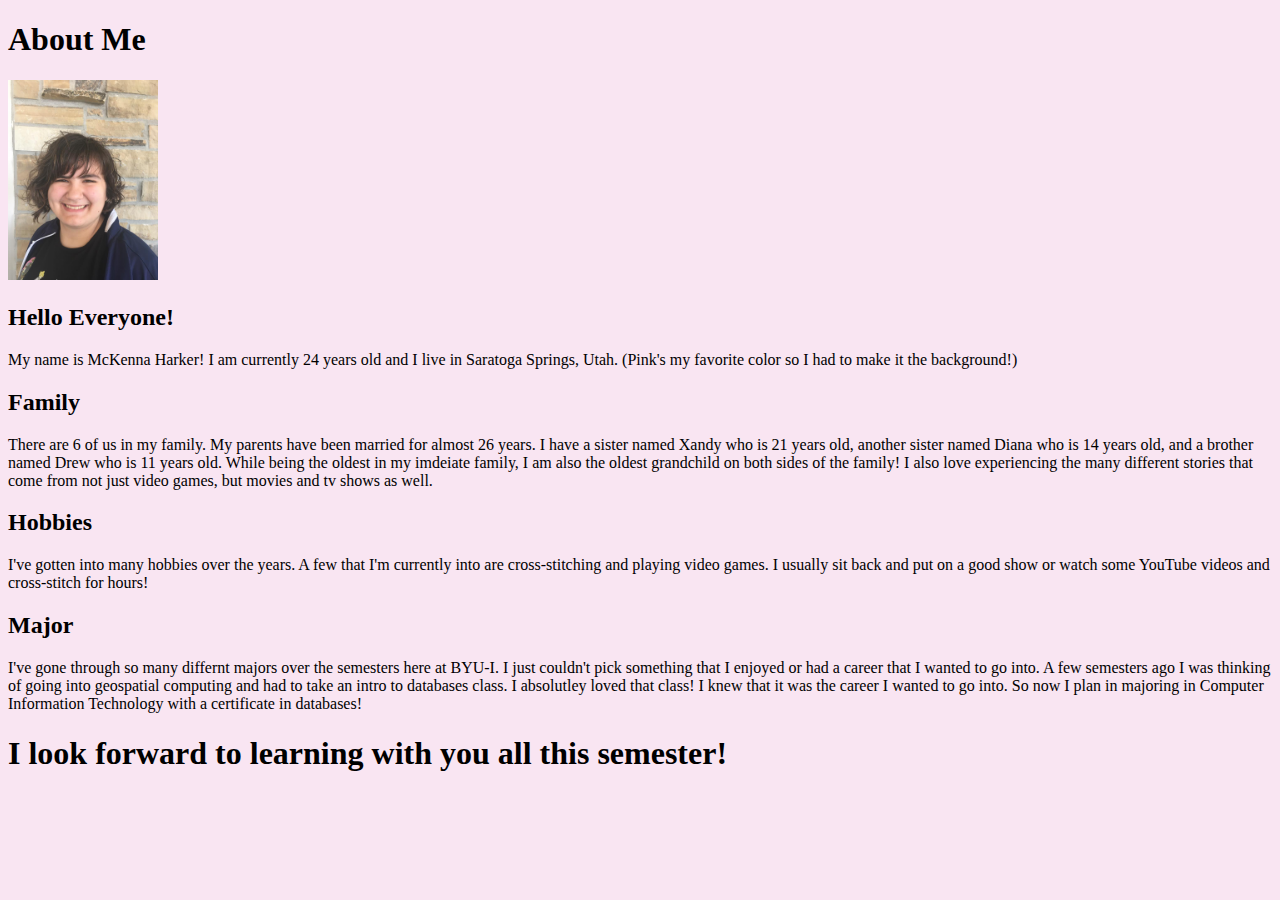
<file: aboutme/index.html>
<!DOCTYPE html>
<html lang="en">
<head>
    <meta charset="UTF-8">
    <meta http-equiv="X-UA-Compatible" content="IE=edge">
    <meta name="viewport" content="width=device-width, initial-scale=1.0">
    <title>Home Page</title>
    <style>
        body {
            background-color: rgb(249, 229, 242);
        }
    </style>
</head>
<body>
    <h1>About Me</h1>
    <img
        src="pictureofme.jpg"
        style="width: 150px; height: 200px"
    />
    <h2>Hello Everyone!</h2>
    <p>My name is McKenna Harker! I am currently 24 years old and I live in Saratoga Springs, Utah.
        (Pink's my favorite color so I had to make it the background!)
    </p>
    
    <h2>Family</h2>
    <p>There are 6 of us in my family. My parents have been married for almost 26 years. I have a sister named Xandy who is 21 years old, another sister named Diana who is 14 years old, and a brother named Drew who is 11 years old. While being the oldest in my imdeiate family, I am also the oldest grandchild on both sides of the family! I also love experiencing the many different stories that come from not just video games, but movies and tv shows as well.</p>
   
    <h2>Hobbies</h2>
    <p>I've gotten into many hobbies over the years. A few that I'm currently into are cross-stitching and playing video games. I usually sit back and put on a good show or watch some YouTube videos and cross-stitch for hours! </p>
    
    <h2>Major</h2>
    <p>I've gone through so many differnt majors over the semesters here at BYU-I. I just couldn't pick something that I enjoyed or had a career that I wanted to go into. A few semesters ago I was thinking of going into geospatial computing and had to take an intro to databases class. I absolutley loved that class! I knew that it was the career I wanted to go into. So now I plan in majoring in Computer Information Technology with a certificate in databases!</p>
    
    <h1>I look forward to learning with you all this semester!</1>
    </html>
</file>
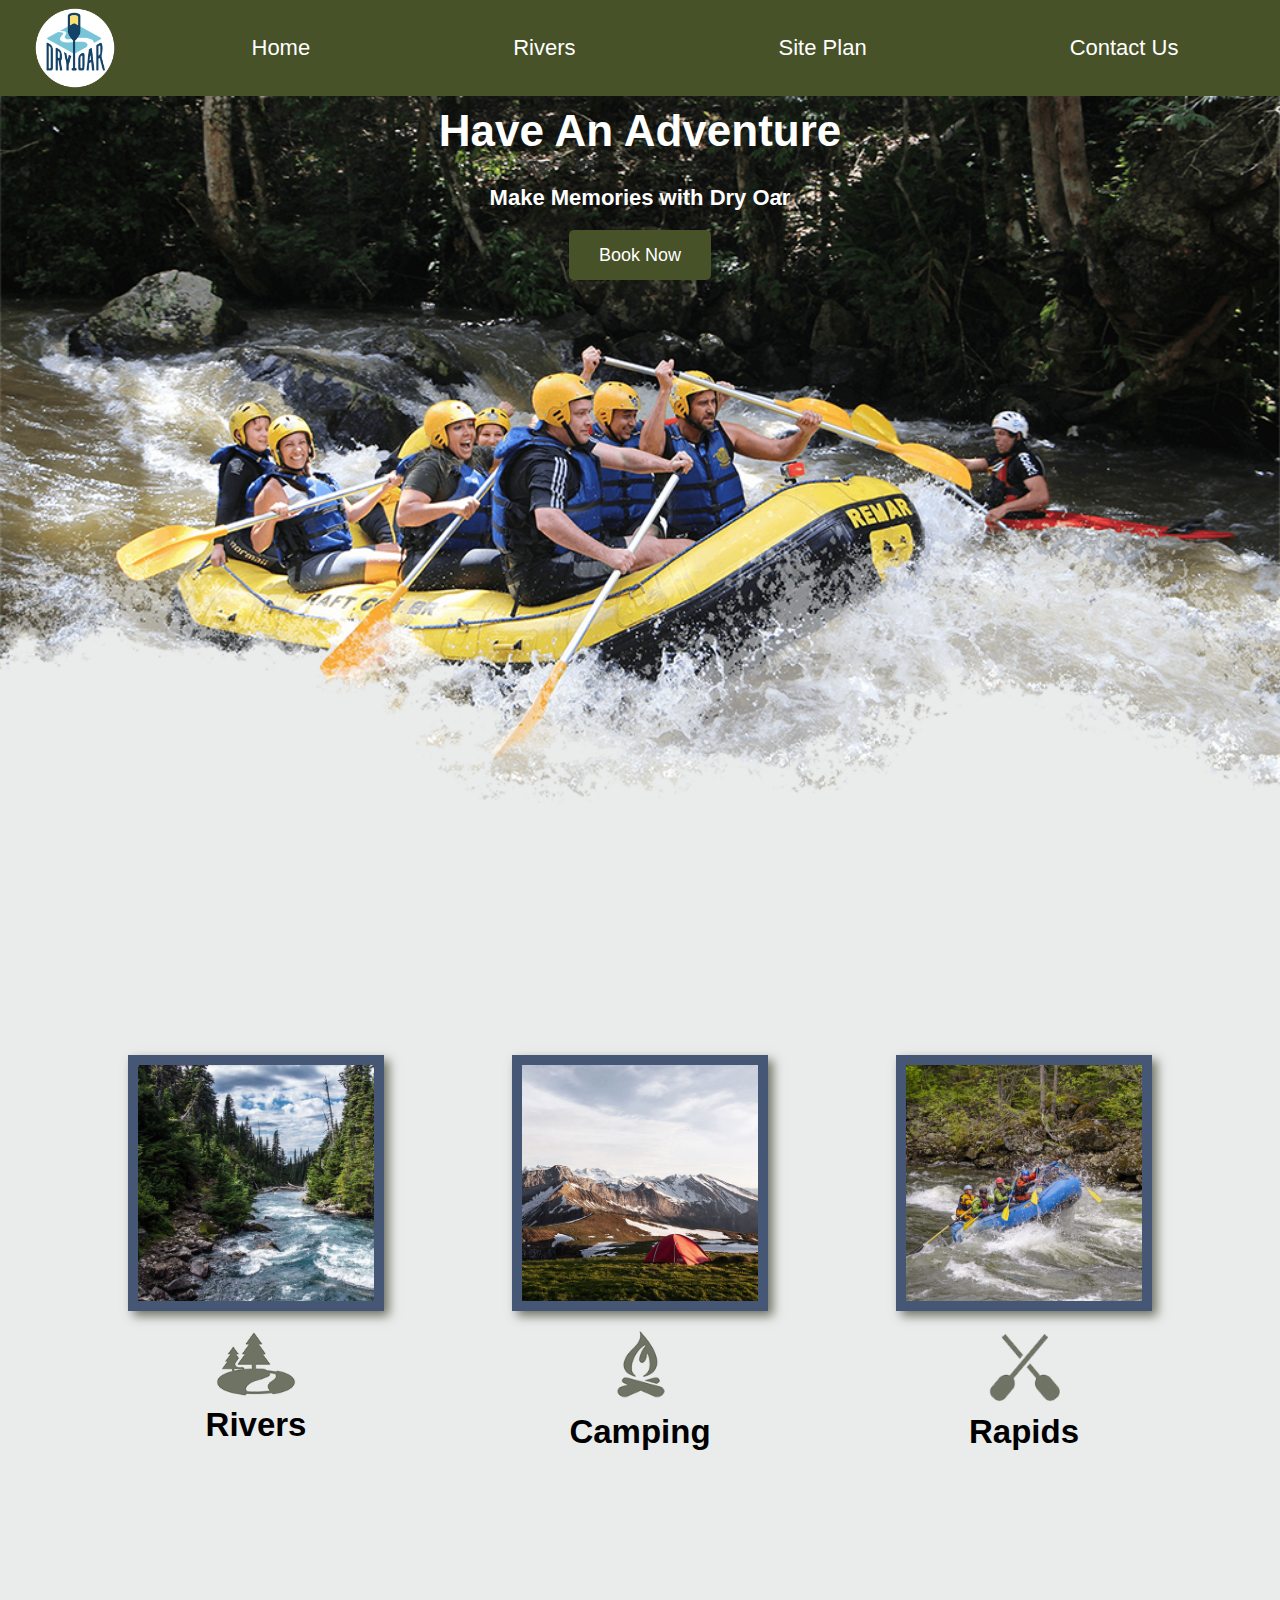
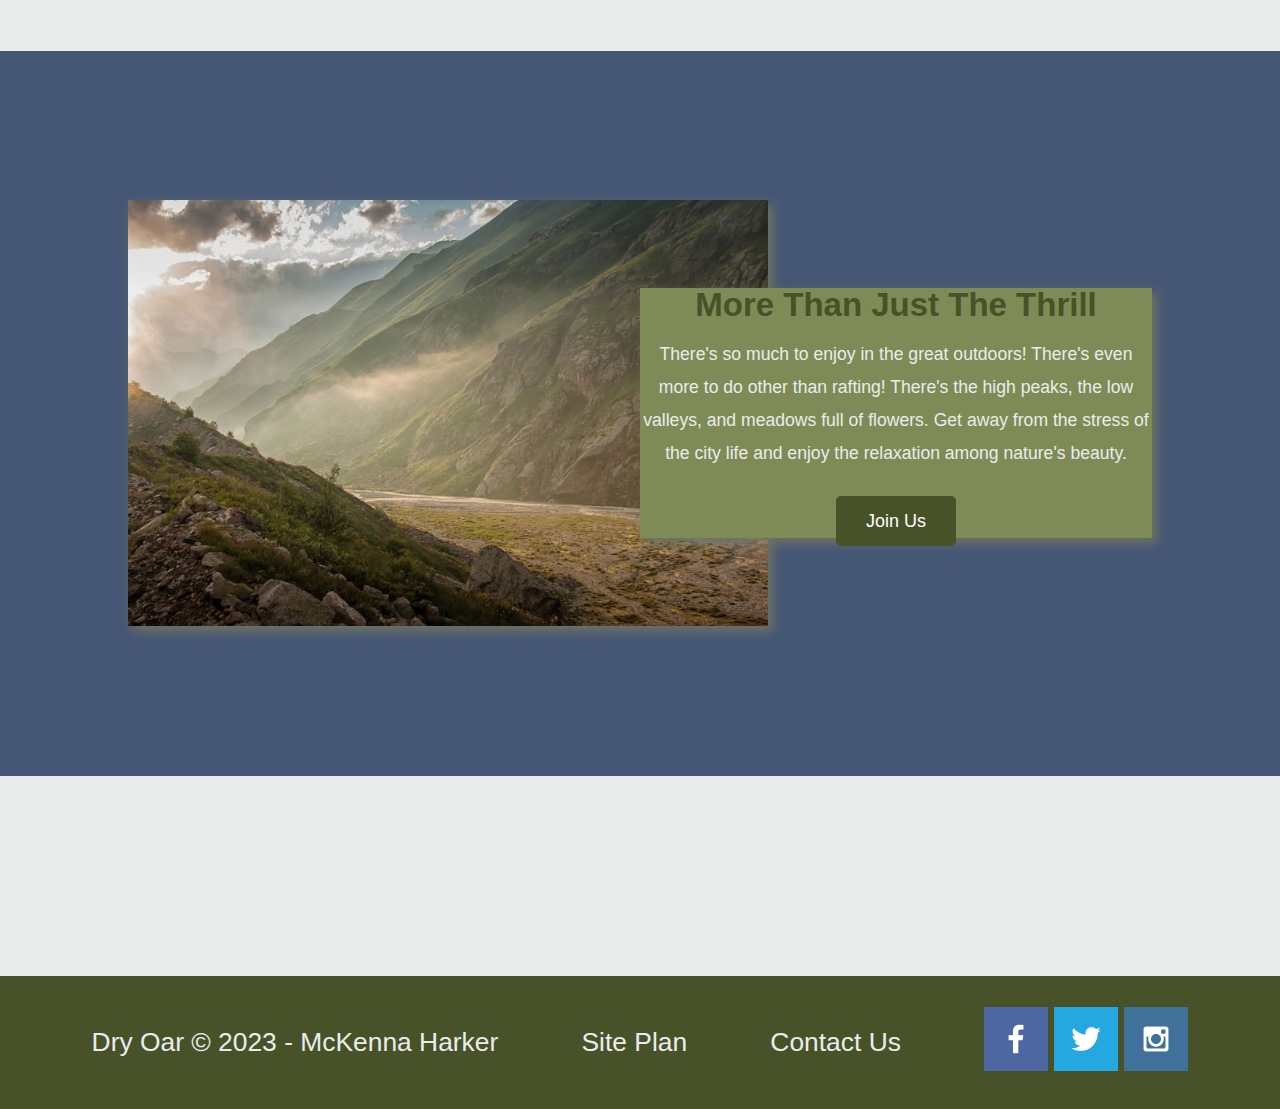
<file: wwr/index.html>
<!DOCTYPE html>
<html lang="en">
<head>
    <meta charset="UTF-8">
    <meta http-equiv="X-UA-Compatible" content="IE=edge">
    <meta name="viewport" content="width=device-width, initial-scale=1.0">
    <title>Whitewater Rafting Vacation | Dry Oar Boating | Home</title>
    <link rel="stylesheet" href="styles/style.css">

</head>
<body>
    <div id="content">
        <header>
            <a id="logo_link" href="index.html">
                <img class="logo" src="images/logo.png" alt="Dry Oar Logo">
            </a>
            <nav>
                <a href="index.html">Home</a>
                <a href="page_2_index.html">Rivers</a>
                <a href="site-plan-rafting.html">Site Plan</a>
                <a href="contactus.html">Contact Us</a>
            </nav>
        </header>
        <div id="hero">
            <div id="hero-box">
                <img id="hero-img" src="images/hero.png" alt="People enjoying white water rafting">
            </div>
            <section id="hero-msg">
                <h1 class="home-title">Have An Adventure</h1>
                <h4>Make Memories with Dry Oar </h4>
                <div class="button-box">
                    <a class="book" href="contactus.html">Book Now</a>
                </div>
            </section>
        </div>
        <main class="home-grid">
            <section class="rivers-card">
                <img class="card-img" src="images/rivers.jpg" alt="river in forest">
                <img class="icon" src="images/river_icon.png" alt="river icon">
                <h2>Rivers</h2>
            </section>
            <section class="camping-card">
                <img class="card-img" src="images/camping.jpg" alt="tent in mountains">
                <img class="icon" src="images/fire_icon.png" alt="fire icons">
                <h2>Camping</h2>
            </section>
            <section class="rapids-card">
                <img class="card-img" src="images/rapids.jpg" alt="rafting boat">
                <img class="icon" src="images/oars.png" alt="oars icon">
                <h2>Rapids</h2>
            </section>
            <div id="background"></div>
            <img class="mountains" src="images/mountains.jpg" alt="Misty mountains">
            <section class="msg">
                <h2>More Than Just The Thrill</h2>
                <p>There's so much to enjoy in the great outdoors! There's even more to do other than rafting! There's the high peaks, the low valleys, and meadows full of flowers. Get away from the stress of the city life and enjoy the relaxation among nature's beauty.</p>
                <a class="join" href="rivers.html">Join Us</a>
            </section>
        </main>
        <footer>
            <p>Dry Oar &copy; 2023 - McKenna Harker</p>
            <p><a href="site-plan-rafting.html">Site Plan</a></p>
            <p><a href="contactus.html">Contact Us</a></p>
            <div class="Social">
                <a href="https://facebook.com" target="_blank">
                    <img src="images/facebook.png" alt="fb icon">
                </a>
                <a href="https://twitter.com" target="_blank">
                    <img src="images/twitter.png" alt="twitter icon">
                </a>
                <a href="https://instagram.com" target="_blank">
                    <img src="images/instagram.png" alt="instagram icon">
                </a>
            </div>
        </footer>
    </div>
</body>
</html>
</file>
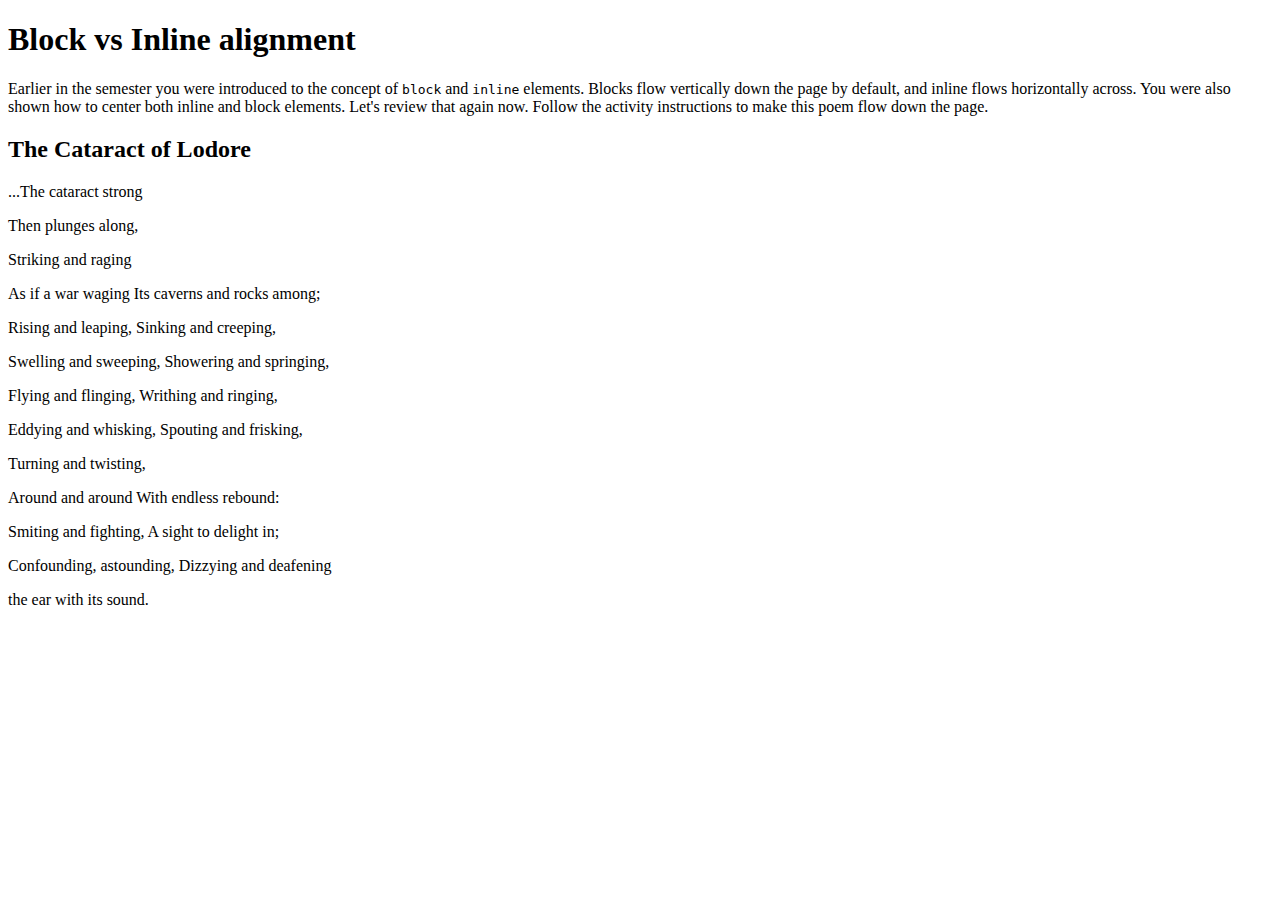
<file: index2.html>
<!DOCTYPE html>
<html lang="en">
<head>
    <meta charset="UTF-8">
    <meta http-equiv="X-UA-Compatible" content="IE=edge">
    <meta name="viewport" content="width=device-width, initial-scale=1.0">
    <title>layout revisited</title>
</head>
<body>
    <div class="content">
        <h1>Block vs Inline alignment</h1>
        <p>Earlier in the semester you were introduced to the concept of
                    <kbd>block</kbd> and <kbd>inline</kbd> elements. Blocks flow
                    vertically down the page by default, and inline flows horizontally across.
                    You were also shown how to center both inline and block elements.
                    Let's review that again now. Follow the activity instructions to make this poem flow down the page.</p>
      </div>
      <div class="poem">
        <section class="block1">
          <h2>The Cataract of Lodore</h2>
          <p>...The cataract strong</p>
          <p> Then plunges along,</p>
          <p>Striking and raging</p>
        </section>
        <section class="block2">
          <p>As if a war waging Its caverns and rocks among;</p>
          <p> Rising and leaping, Sinking and creeping,</p>
          <p> Swelling and sweeping, Showering and springing,</p>
        </section>
        <section class="block3">
          <p> Flying and flinging, Writhing and ringing, </p>
          <p>Eddying and whisking, Spouting and frisking,</p>
          <p> Turning and twisting,</p> 
          
       </section>
        <section class="block4">
          <p>Around and around With endless rebound:</p>
          <p> Smiting and fighting, A sight to delight in;</p>
          <p> Confounding, astounding, Dizzying and deafening</p>
          <p> the ear with its sound.</p>
        </section>
      </div>

</body>
</html>
</file>
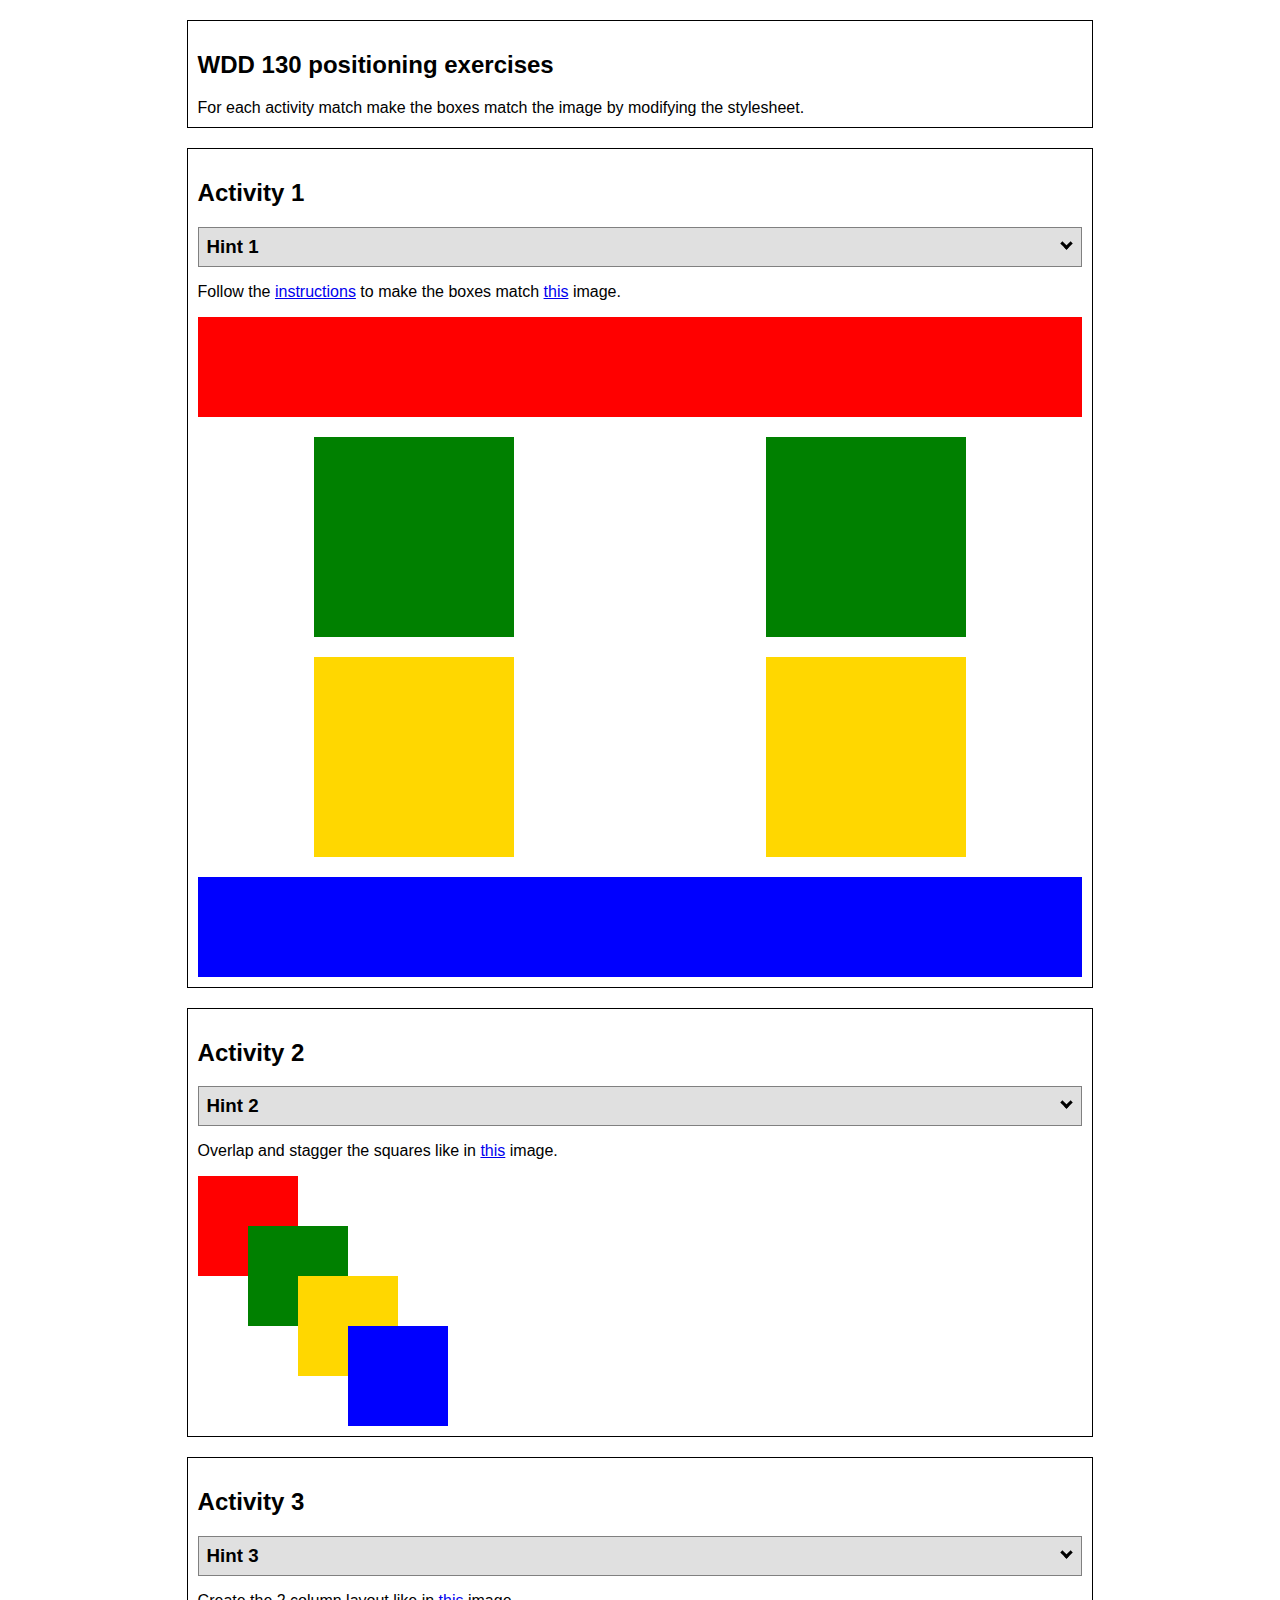
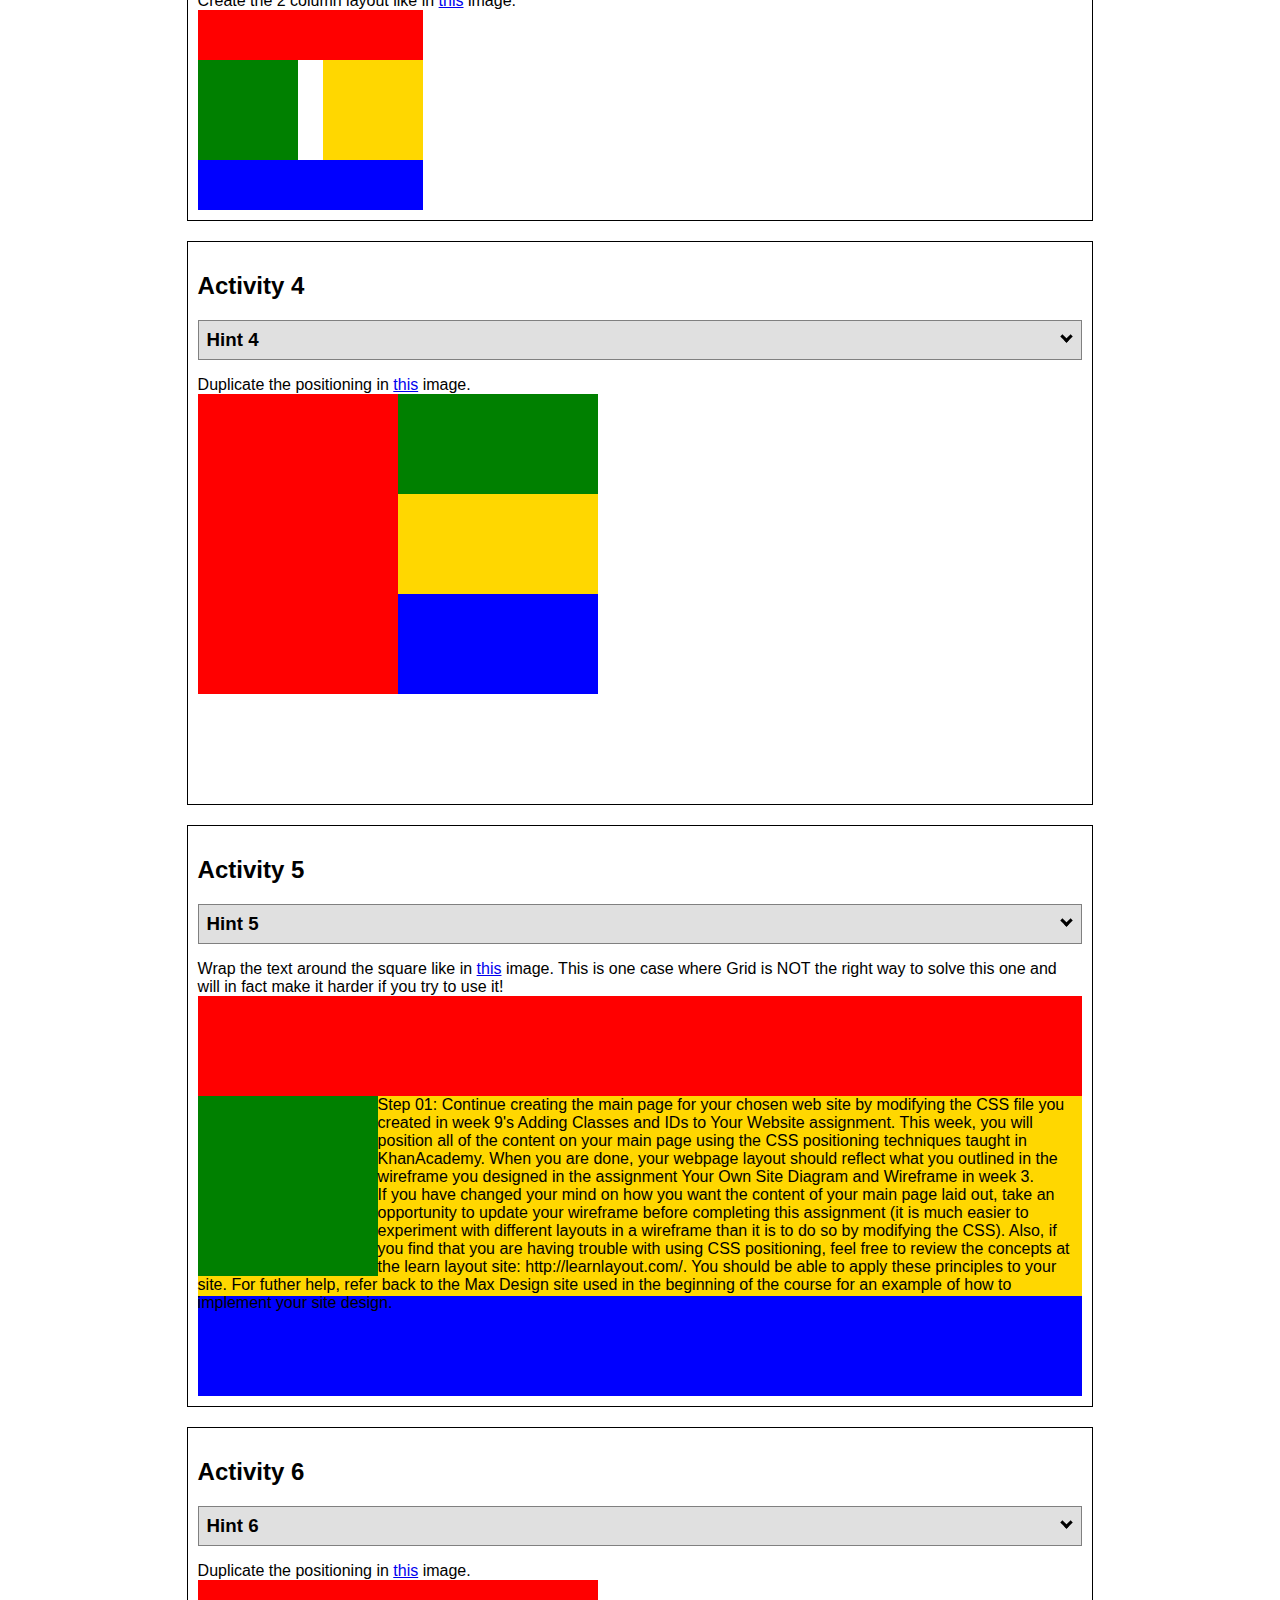
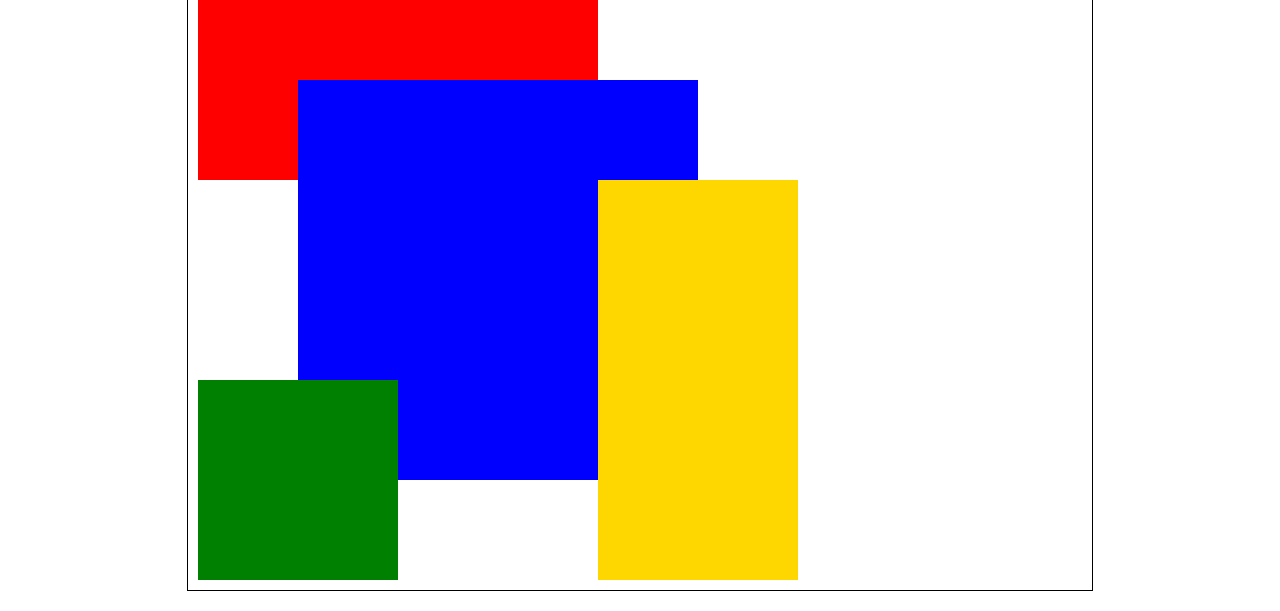
<file: positioning.html>
<!DOCTYPE html>
<html lang="en">
    <head>
    <!-- HTML - Name: positioning.html -->
    <title>Positioning Activity</title>
    <link rel="stylesheet" type="text/css" href="positionstyles.css" />
    </head>
    <body>
    <div class="activity">
        <h2>WDD 130 positioning exercises</h2>
        For each activity match make the boxes match the image by modifying the stylesheet.</div>
    <div class="activity">
        <h2>Activity 1</h2>
        <section class="hint"><input type="checkbox" ><i></i> <h3>Hint 1</h3><div><p>Check out the <a href="https://byui-wdd.github.io/wdd130/activities/css-positioning.html" target="_blank">activity instructions</a> in Ilearn!</p></div></section>
        <p>Follow the <a href="https://byui-wdd.github.io/wdd130/activities/css-positioning.html" target="_blank">instructions</a> to make the boxes match  <a href="https://byui-wdd.github.io/wdd130/images/example1.png" target="_blank">this</a> image.</p>
        <div class="content1" >
        <div class="red1" ></div>
        <div class="green1" ></div>
        <div class="green1" ></div>
        <div class="yellow1"></div>
        <div class="yellow1"></div>
        <div class="blue1"></div>
        </div>
    </div>
    <div class="activity">
        <h2>Activity 2</h2>
        <section class="hint"><input type="checkbox" > <h3>Hint 2</h3><i></i><div><p>Remember that the best way to shift elements around slightly on the page is with Margins.  You could also use Grid.  Either would work for this. If you choose margin remember that you can use a <em>negative</em> margin. (ie margin-top: -20px;)</p><h4>Properties used:</h4><ul><li>margin-top, margin-left</li><li>...or...</li><li>grid-template-columns: 50px 50px 50px 50px 50px</li></ul></div></section>
        <p>Overlap and stagger the squares like in <a href="https://byui-wdd.github.io/wdd130/images/example2.png" target="_blank">this</a> image.</p>
        <div class="content2" >
        <div class="red2" ></div>
        <div class="green2" ></div>
        <div class="yellow2"></div>
        <div class="blue2"></div>
        </div>
    </div>
    <div class="activity">
        <h2>Activity 3</h2>
        <section class="hint"><input type="checkbox" > <h3>Hint 3</h3><i></i><div><p>This one is going to be best solved with CSS Grid. Remember to make the boxes the right width first...then start moving them around. </p><h4>Properties used:</h4><ul><li>display:grid;</li><li>grid-template-columns:</li><li>grid-column-gap:</li>
        <li>grid-column:</li>  </ul></div></section>
        Create the 2 column layout like in <a href="https://byui-wdd.github.io/wdd130/images/example3.png" target="_blank">this</a>  image.
        <div class="content3" >
        <div class="red3" ></div>
        <div class="green3" ></div>
        <div class="yellow3"></div>
        <div class="blue3"></div>
        </div>
    </div>
    <div class="activity">
        <h2>Activity 4</h2>
        <section class="hint"><input type="checkbox" > <h3>Hint 4</h3><i></i><div><p>For the others we have been primarily concerned with width. For this one you will need to adjust height as well. </p><h4>Properties used:</h4><ul><li>display:grid;</li><li>grid-template-columns:</li><li>grid-row:</li></ul></div></section>
        Duplicate the positioning in <a href="https://byui-wdd.github.io/wdd130/images/example4.png" target="_blank">this</a> image. 
        <div class="content4" >
        <div class="red4" ></div>
        <div class="green4" ></div>
        <div class="yellow4"></div>
        <div class="blue4"></div>
        </div>
    </div>

    <div class="activity">
        <h2>Activity 5</h2>
        <section class="hint"><input type="checkbox" > <h3>Hint 5</h3><i></i><div><p>Grid is <strong>not</strong> the right way to do this.  In fact there is only one way to really do that...and that is with float. Remember that we float the thing we want the text to wrap around.  Also remember to start by making all the shapes the right size and shape.</p><h4>Properties used:</h4><ul><li>float: left;</li></ul></div></section>
        Wrap the text around the square like in <a href="https://byui-wdd.github.io/wdd130/images/example5.png" target="_blank">this</a> image. This is one case where Grid is NOT the right way to solve this one and will in fact make it harder if you try to use it!
        <div class="content5" >
        <div class="red5" ></div>
        <div class="green5" ></div>
        <div class="yellow5">Step 01: Continue creating the main page for your chosen web site by modifying the CSS file you created in week 9's Adding Classes and IDs to Your Website assignment. This week, you will position all of the content on your main page using the CSS positioning techniques taught in KhanAcademy. When you are done, your webpage layout should reflect what you outlined in the wireframe you designed in the assignment Your Own Site Diagram and Wireframe in week 3. <br />
            If you have changed your mind on how you want the content of your main page laid out, take an opportunity to update your wireframe before completing this assignment (it is much easier to experiment with different layouts in a wireframe than it is to do so by modifying the CSS). Also, if you find that you are having trouble with using CSS positioning, feel free to review the concepts at the learn layout site: http://learnlayout.com/. You should be able to apply these principles to your site. For futher help, refer back to the Max Design site used in the beginning of the course for an example of how to implement your site design.</div>
        <div class="blue5"></div>
        </div>
    </div>
    <div class="activity">
        <h2>Activity 6</h2>
        <section class="hint"><input type="checkbox" > <h3>Hint 6</h3><i></i><div><p>This one is all about visualizing the grid behind the layout. If you are having a hard time doing that first: all the sizes are even multiples of 100, and second here is another example with the lines drawn: <a href="https://byui-wdd.github.io/wdd130/images/example6-hint.png" target="_blank">example 6 with lines</a>. For this one you will find it easiest if you use px for the column width. You can also use <kbd>z-index</kbd> to control the element layering.    </p><h4>Properties used:</h4><ul><li>display:grid;</li><li>grid-template-columns:</li><li>grid-column:</li><li>grid-row:</li><li><a href="https://www.w3schools.com/cssref/pr_pos_z-index.asp" target="_blank">z-index:</a></li></ul></div></section>
        Duplicate the positioning in <a href="https://byui-wdd.github.io/wdd130/images/example6.png" target="_blank">this</a> image.
        <div class="content6" >
        <div class="red6" ></div>
        <div class="green6" ></div>
        <div class="yellow6"></div>
        <div class="blue6"></div>
        </div>
    </div>
    </body>
</html>
</file>
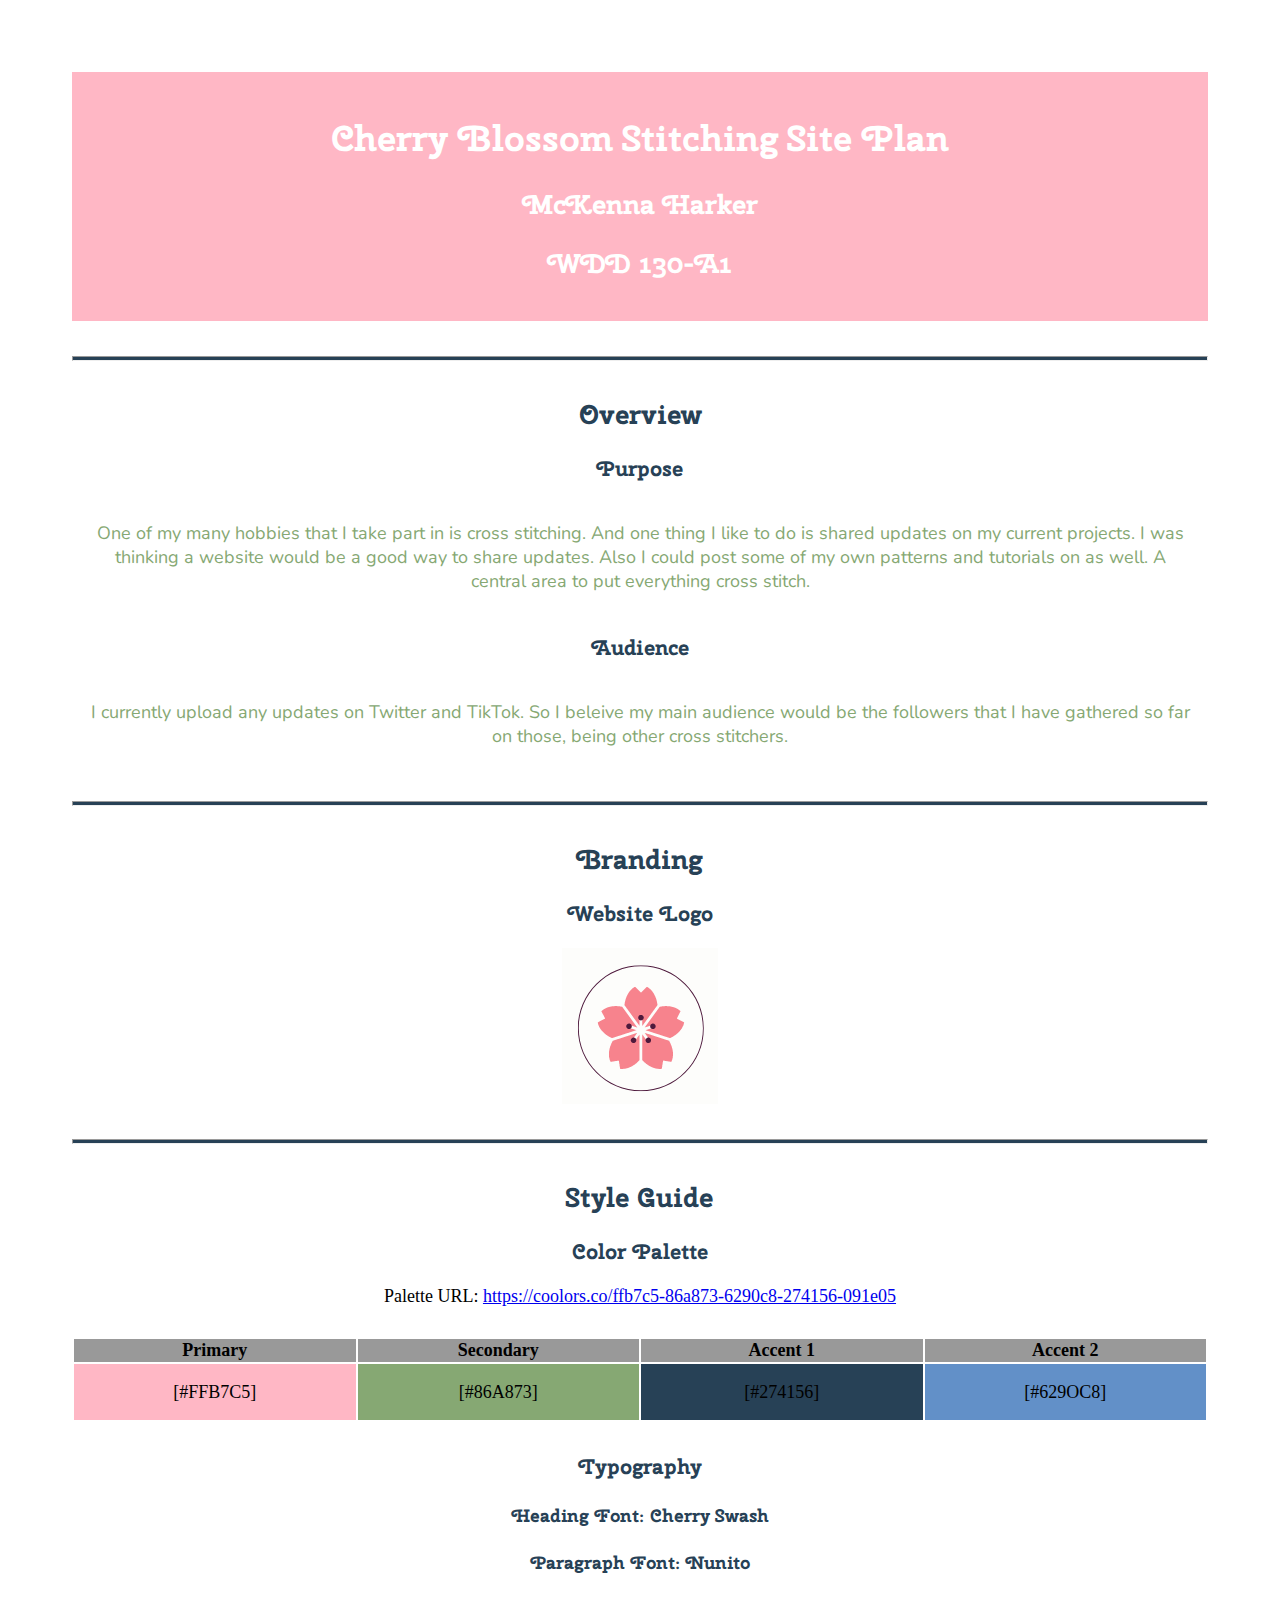
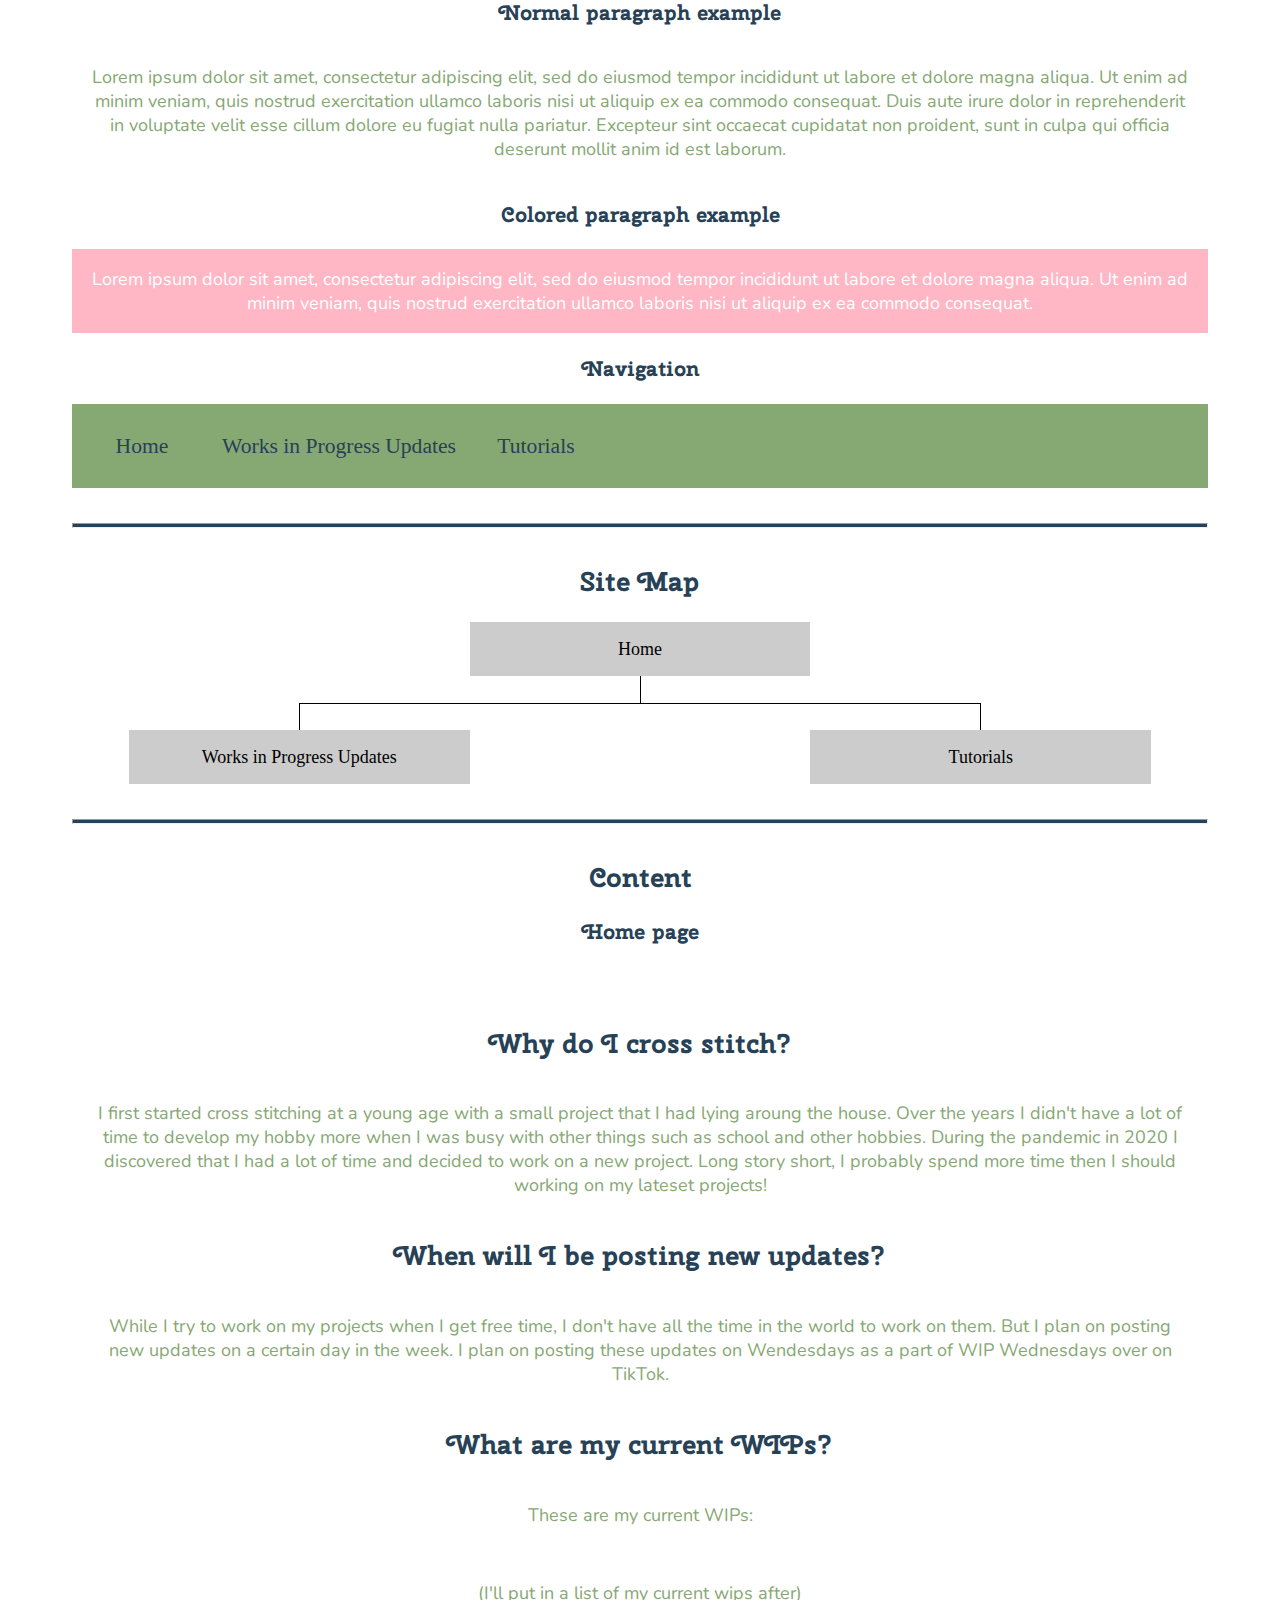
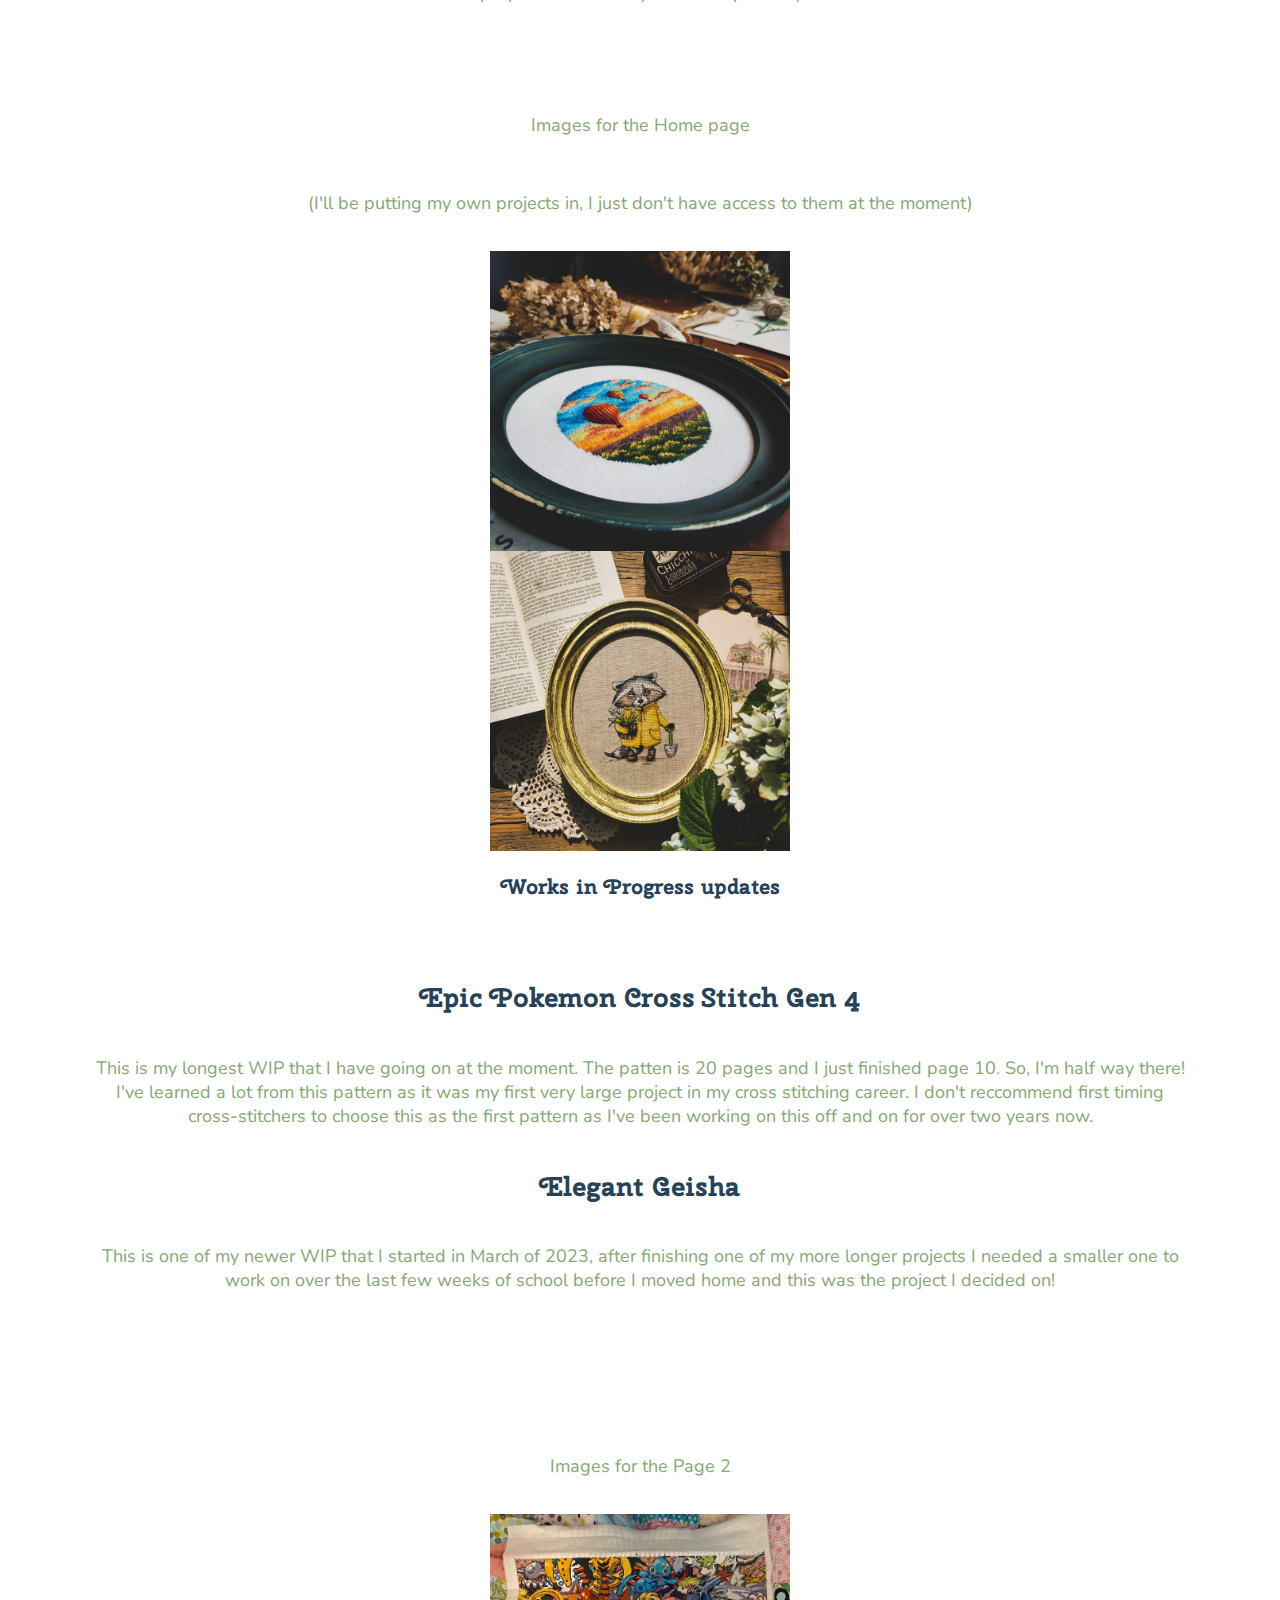
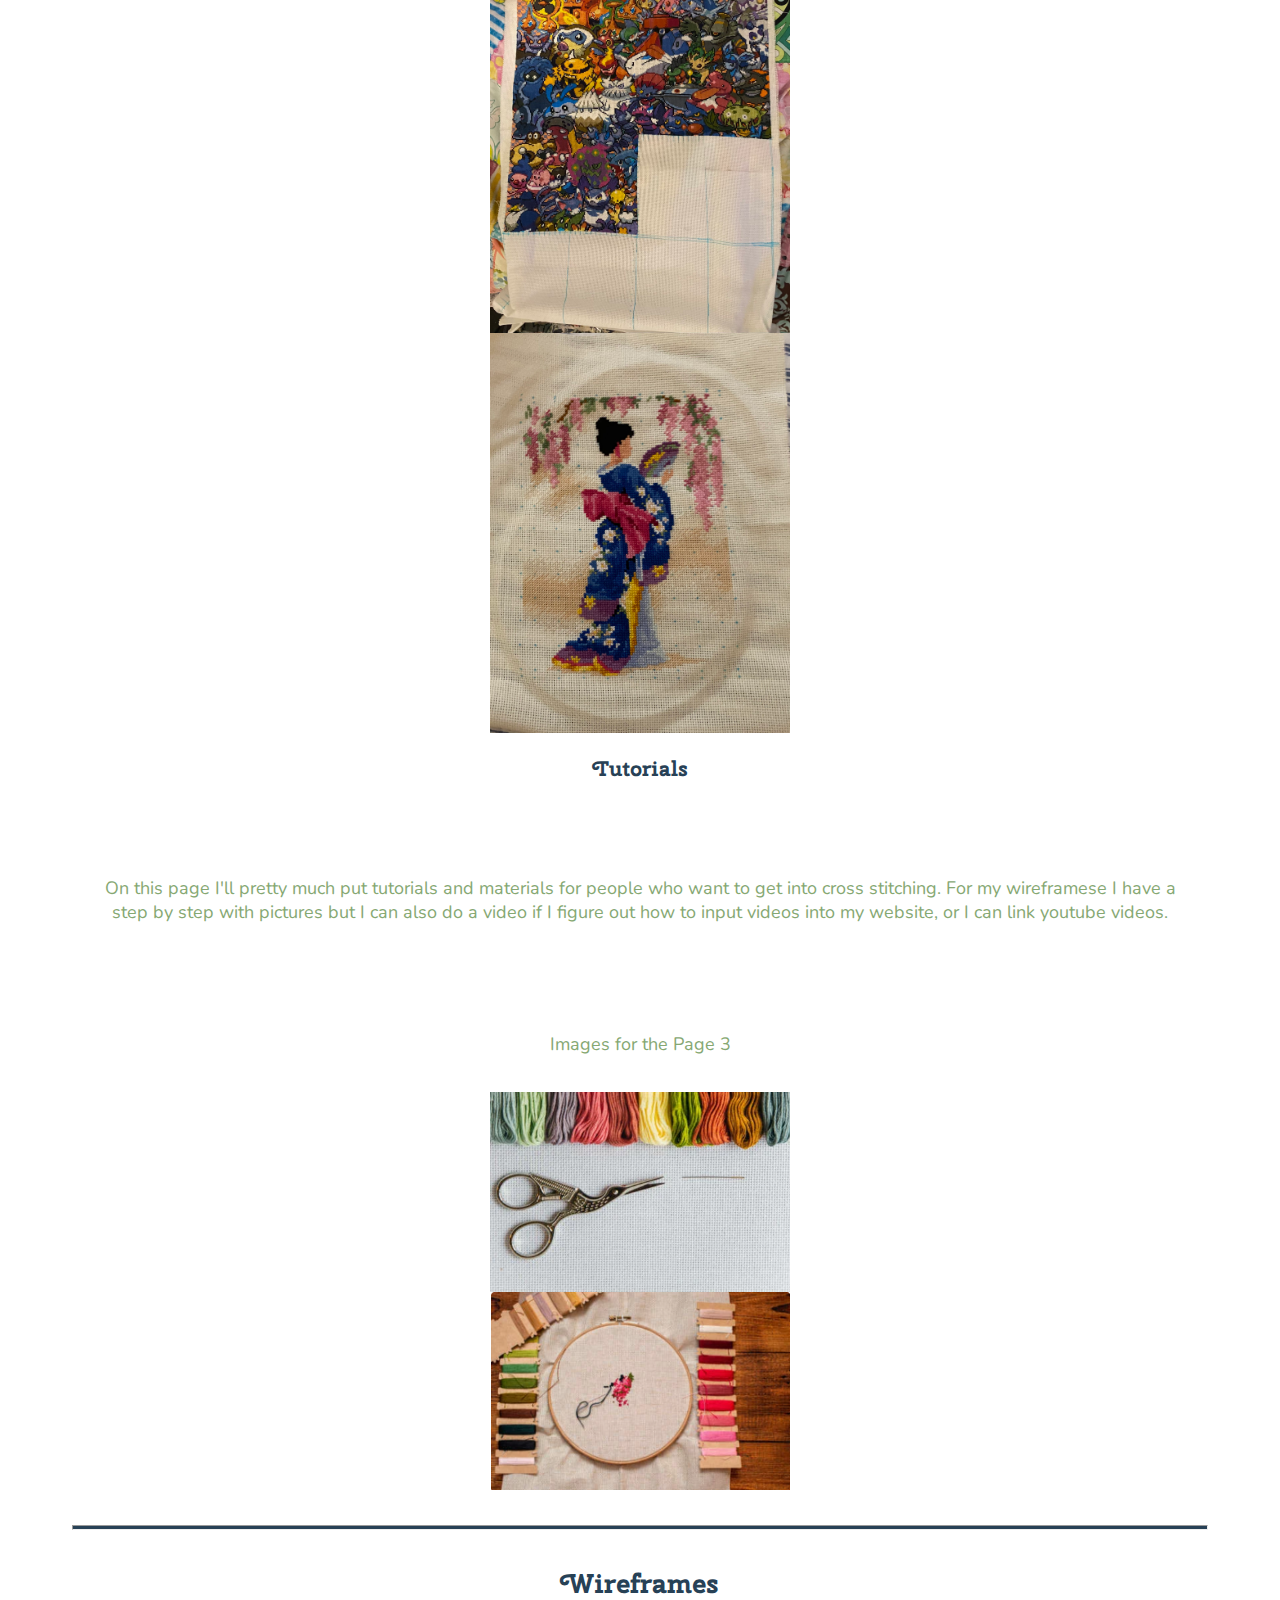
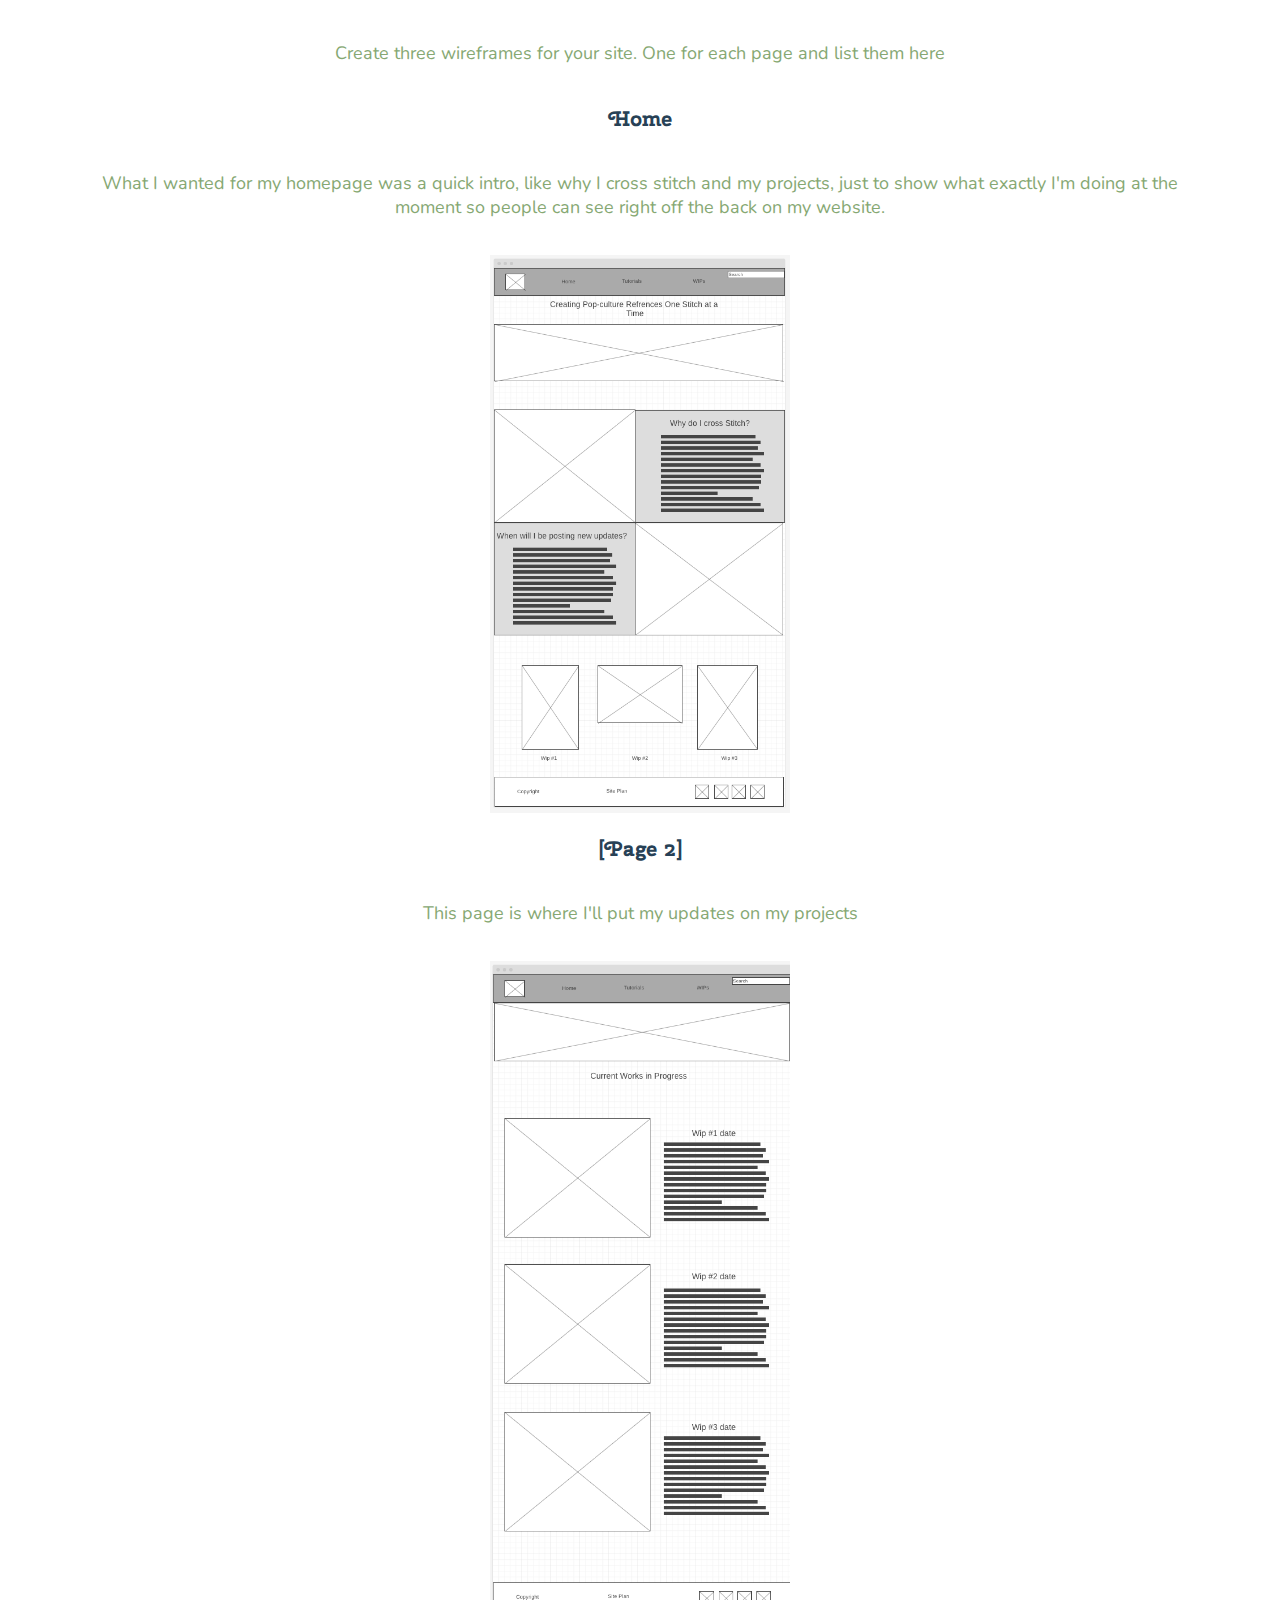
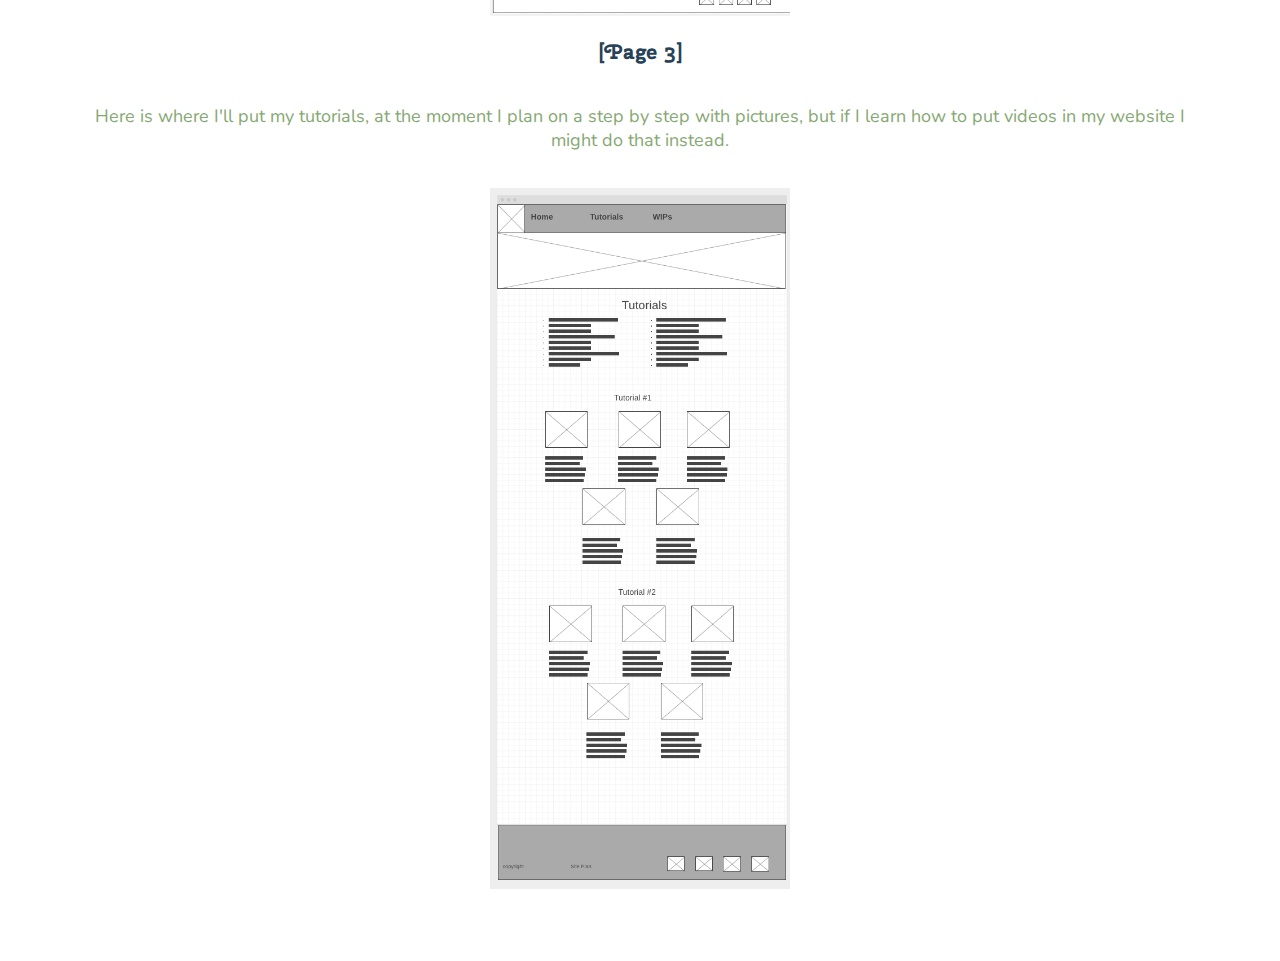
<file: crossstitch/site-plan.html>
<!DOCTYPE html>
<html lang="en-us">
    
  <head>
    <meta charset="utf-8">
    <title>Site Plan</title>
    <link type="text/css" rel="stylesheet" href="styles/site-plan.css">
  </head>

  <body>
    <header>
      <h1>Cherry Blossom Stitching Site Plan</h1>
      <h2>McKenna Harker</h2>
      <h2>WDD 130-A1</h2>
      <!-- In the header above, add the name or your site, your name and class number. For example if you are in section 3 you would put WDD 130.03 -->
    </header>
    <main>

      <!-- ------------------------Steps 2-3------------------------------ -->
      <hr>
      <h2>Overview</h2>
      <h3>Purpose</h3>
      <p>One of my many hobbies that I take part in is cross stitching. And one thing I like to do is shared updates on my current projects. I was 
      thinking a website would be a good way to share updates. Also I could post some of my own patterns and tutorials on as well. A central area to 
      put everything cross stitch.</p>  <!-- change this -->


      <h3>Audience</h3>
      <p>I currently upload any updates on Twitter and TikTok. So I beleive my main audience would be the followers that I have gathered so far on those,
        being other cross stitchers.</p>  <!-- change this -->

      <hr>
      <h2>Branding</h2>
      <h3>Website Logo</h3>
      <!-- Replace this with some sort of logo for your site.  A logo can be as simple as the name of your site in a nice font :) -->
      <img src="images/logo_only.jpg" alt="Logo image">
      <hr>
      <h2>
        Style Guide
      </h2>

      <!-- ------------------------Steps 4-8------------------------------ -->

      <h3>
        Color Palette
      </h3>
      <!--  The colors you choose for a website are one of the most important decisions you will make. Follow the instructions on the activity in iLearn then return and replace the color codes below with the hex color codes (the 6 digit numbers that show at the bottom of each color) for the colors you have chosen below.  You should have at least 2 colors but do not have to fill in all 4 if you do not need them.  -->

      <!-- Copy and paste the URL to your finished palette below Make sure to paste it into both spots -->
      Palette URL: <a href="https://coolors.co/ffb7c5-86a873-6290c8-274156-091e05" target="_blank">https://coolors.co/ffb7c5-86a873-6290c8-274156-091e05</a>


      <table class="colors">
        <tr><th>Primary</th><th>Secondary</th><th>Accent 1</th><th>Accent 2</th></tr>
        <!-- Replace the numbers in the boxes below with your hex color codes. Then switch to the site-plan.css file and change your colors there as well. -->
        <tr><td class="primary">[#FFB7C5]</td><td class="secondary">[#86A873]</td><td class="accent1">[#274156]</td><td class="accent2">[#629OC8]</td></tr>
      </table>

      <!-- ------------------------Step 9------------------------------ -->

      <h3>
        Typography
      </h3>
      <!-- Choose a font for your paragraphs (body copy) and headlines. What font(s) have you chosen? Why did you choose what you did?  Make sure to review the list of web safe fonts at W3Schools.org as a starting point.  Think also about which of your colors above you might use for background and font colors. -->

      <h4>
        Heading Font: Cherry Swash  <!-- change this -->
      </h4>
      <h4>
        Paragraph Font: Nunito  <!-- change this -->
      </h4>
      <h3>
        Normal paragraph example
      </h3>
      <p>
        Lorem ipsum dolor sit amet, consectetur adipiscing elit, sed do eiusmod tempor incididunt ut labore et dolore magna aliqua. Ut enim ad minim veniam, quis nostrud exercitation ullamco laboris nisi ut aliquip ex ea commodo consequat. Duis aute irure dolor in reprehenderit in voluptate velit esse cillum dolore eu fugiat nulla pariatur. Excepteur sint occaecat cupidatat non proident, sunt in culpa qui officia deserunt mollit anim id est laborum.
      </p>
      <h3>
        Colored paragraph example
      </h3>
      <p class="colored">
        Lorem ipsum dolor sit amet, consectetur adipiscing elit, sed do eiusmod tempor incididunt ut labore et dolore magna aliqua. Ut enim ad minim veniam, quis nostrud exercitation ullamco laboris nisi ut aliquip ex ea commodo consequat. 
      </p>

      <!-- ------------------------Step 10------------------------------ -->

      <h3>
        Navigation
      </h3>
      <!-- Think about how you want your navigation bar to look. In the site-plan.css file change the colors to your colors to get the look you desire. --> 
      <nav>
        <a href="#">Home</a>
        <a href="#">Works in Progress Updates</a>
        <a href="#">Tutorials</a>
      </nav>
      <hr>
      <h2>
        Site Map
      </h2>
      <div class="sitemap">
        <div class="sm-home">
          Home
        </div>
        <div class="sm-page2">
          Works in Progress Updates <!-- change this -->
        </div>
        <div class="sm-page3">
           Tutorials  <!-- change this -->
        </div>

        <div class="top">
          &nbsp;
        </div>
        <div class="left">
          &nbsp;
        </div>
        <div class="right">
          &nbsp;
        </div>

      </div>

      <!-- --------Content Section -------------- -->
      <hr>
      <h2>
        Content
      </h2>
      <h3>Home page</h3>
      <p>
        <h2>Why do I cross stitch?</h2>
        <p>I first started cross stitching at a young age with a small project that I had lying aroung the house. Over the years I didn't have
          a lot of time to develop my hobby more when I was busy with other things such as school and other hobbies. During the pandemic in 2020 I discovered that I 
          had a lot of time and decided to work on a new project. Long story short, I probably spend more time then I should working on my lateset projects!
        </p>
        <h2>When will I be posting new updates?</h2>
        <p>While I try to work on my projects when I get free time, I don't have all the time in the world to work on them. But I plan on posting new updates
          on a certain day in the week. I plan on posting these updates on Wendesdays as a part of WIP Wednesdays over on TikTok.
        </p>
        <h2>What are my current WIPs?</h2>
        <p>These are my current WIPs:</p>
        <p>(I'll put in a list of my current wips after)</p>
      </p>
      <p>Images for the Home page</p>
      <p>(I'll be putting my own projects in, I just don't have access to them at the moment)</p>
        <img src="images/hot_air_balloon.jpg" alt="image 1 for homepage">
        <img src="images/raccoon.jpg" alt="image 2 for homepage">

      </ul>
      <h3>Works in Progress updates</h3>
      <p>
        <h2>Epic Pokemon Cross Stitch Gen 4</h2>
        <p>This is my longest WIP that I have going on at the moment. The patten is 20 pages and I just finished page 10.
          So, I'm half way there! I've learned a lot from this pattern as it was my first very large project in my cross stitching career.
          I don't reccommend first timing cross-stitchers to choose this as the first pattern as I've been working on this off and on for over
          two years now.
        </p>
        <h2>Elegant Geisha</h2>
        <p>This is one of my newer WIP that I started in March of 2023, after finishing one of my more longer projects I needed a smaller one 
          to work on over the last few weeks of school before I moved home and this was the project I decided on!
        </p>
        <p></p>
      </p>
      <p>Images for the Page 2</p>
        <img src="images/pokemon_update.jpg" alt="image for page">
        <img src="images/geisha_update.jpg" alt="image for page">

      </ul>
      <h3>Tutorials</h3>
      <p>
        <p>On this page I'll pretty much put tutorials and materials for people who want
          to get into cross stitching. For my wireframese I have a step by step with pictures 
          but I can also do a video if I figure out how to input videos into my website, or I can link youtube videos.
        </p>
      </p>
      <p>Images for the Page 3</p>
        <img src="images/scissors_and_thread.jpg" alt="image for page3">
        <img src="images/thread_and_project.jpg" alt="image for page3">

      </ul>
      <hr>
      <h2>
        Wireframes
      </h2>
      <p>
        Create three wireframes for your site. One for each page and list them here</p>

      <h3>Home</h3>
      <p>         
        What I wanted for my homepage was a quick intro, like why I cross stitch and my projects,
        just to show what exactly I'm doing at the moment so people can see right off the back on my website.
      </p>
      <img src="images/home_wireframe.jpg" alt="home page wireframe">

      <h3>[Page 2]</h3>
      <p>         
        This page is where I'll put my updates on my projects
      </p>
      <img src="images/page_1_wireframe.jpg" alt="page 2 wireframe">

      <h3>[Page 3]</h3>
      <p>         
        Here is where I'll put my tutorials, at the moment I plan on a step by step with pictures, but if I learn how 
        to put videos in my website I might do that instead.
      </p>
      <img src="images/page_2_wireframe.jpg" alt="page 3 wireframe">
    </main>
  </body>

</html>
</file>
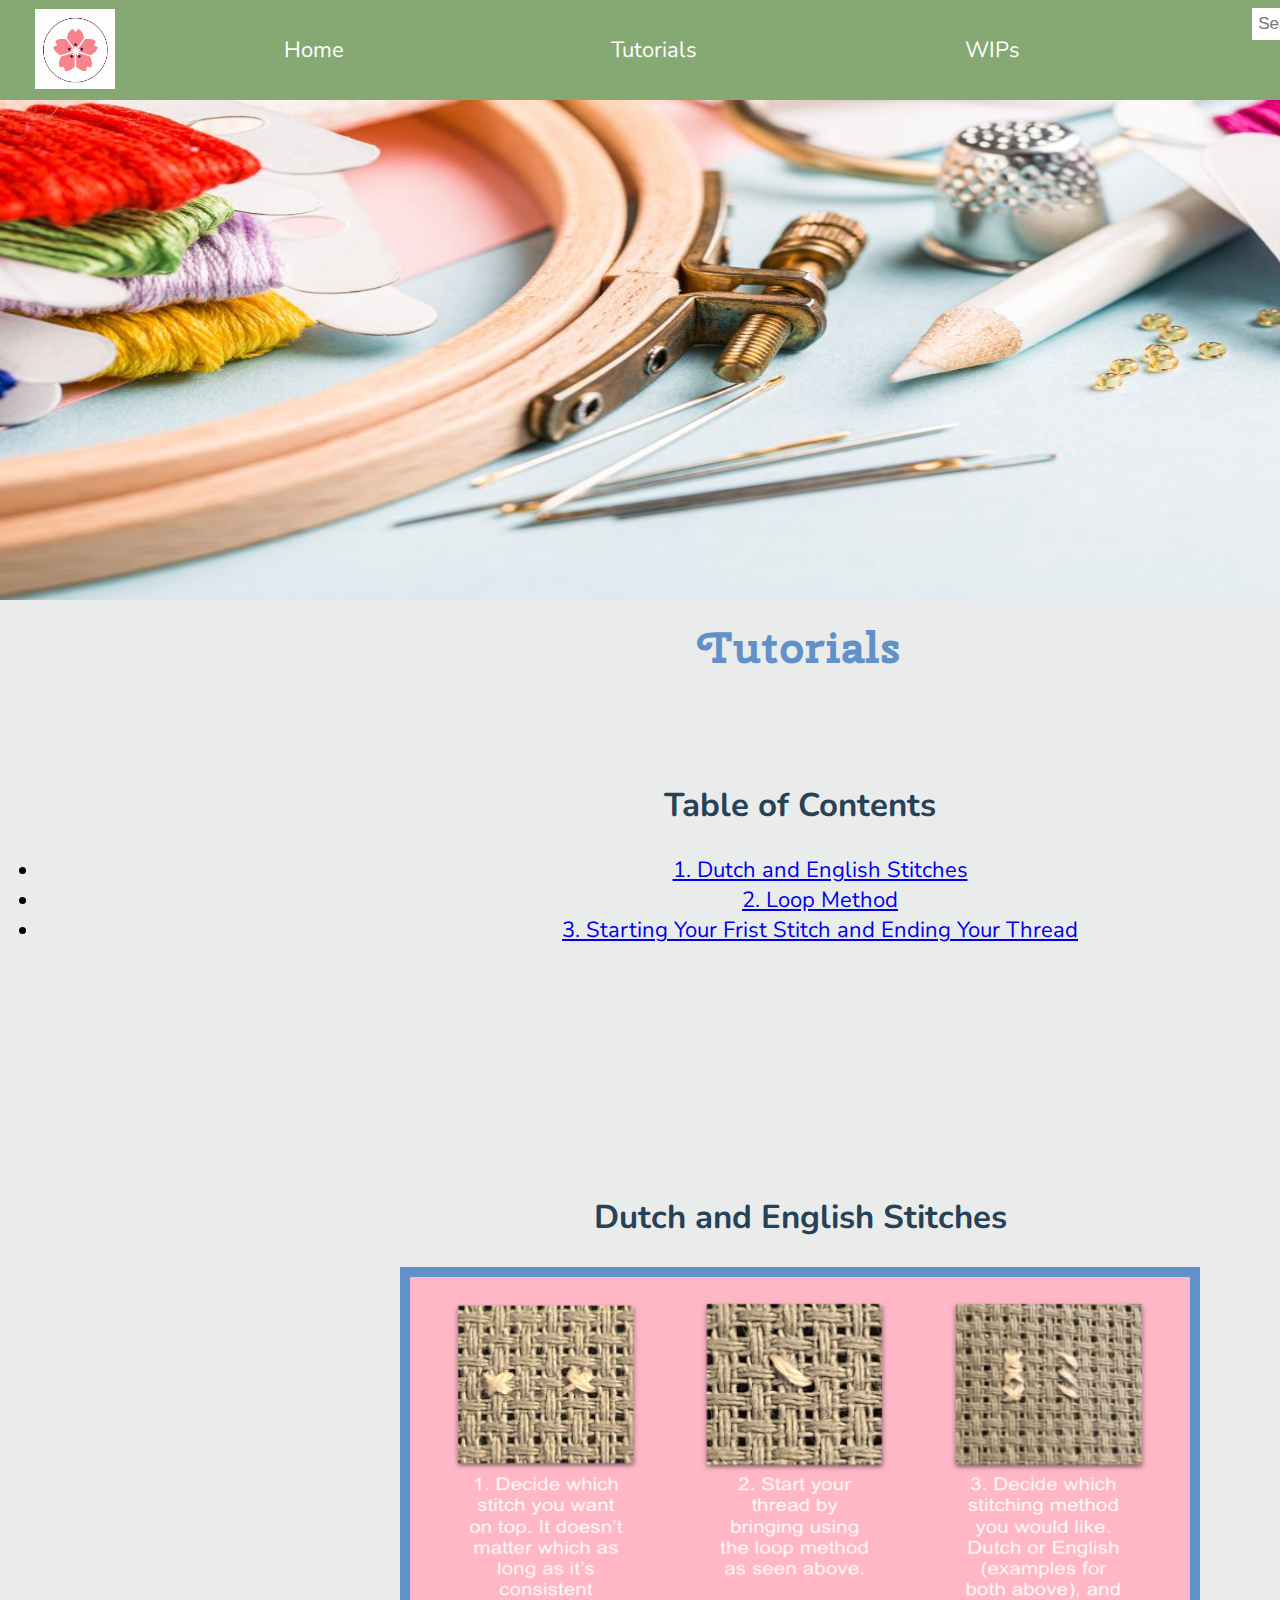
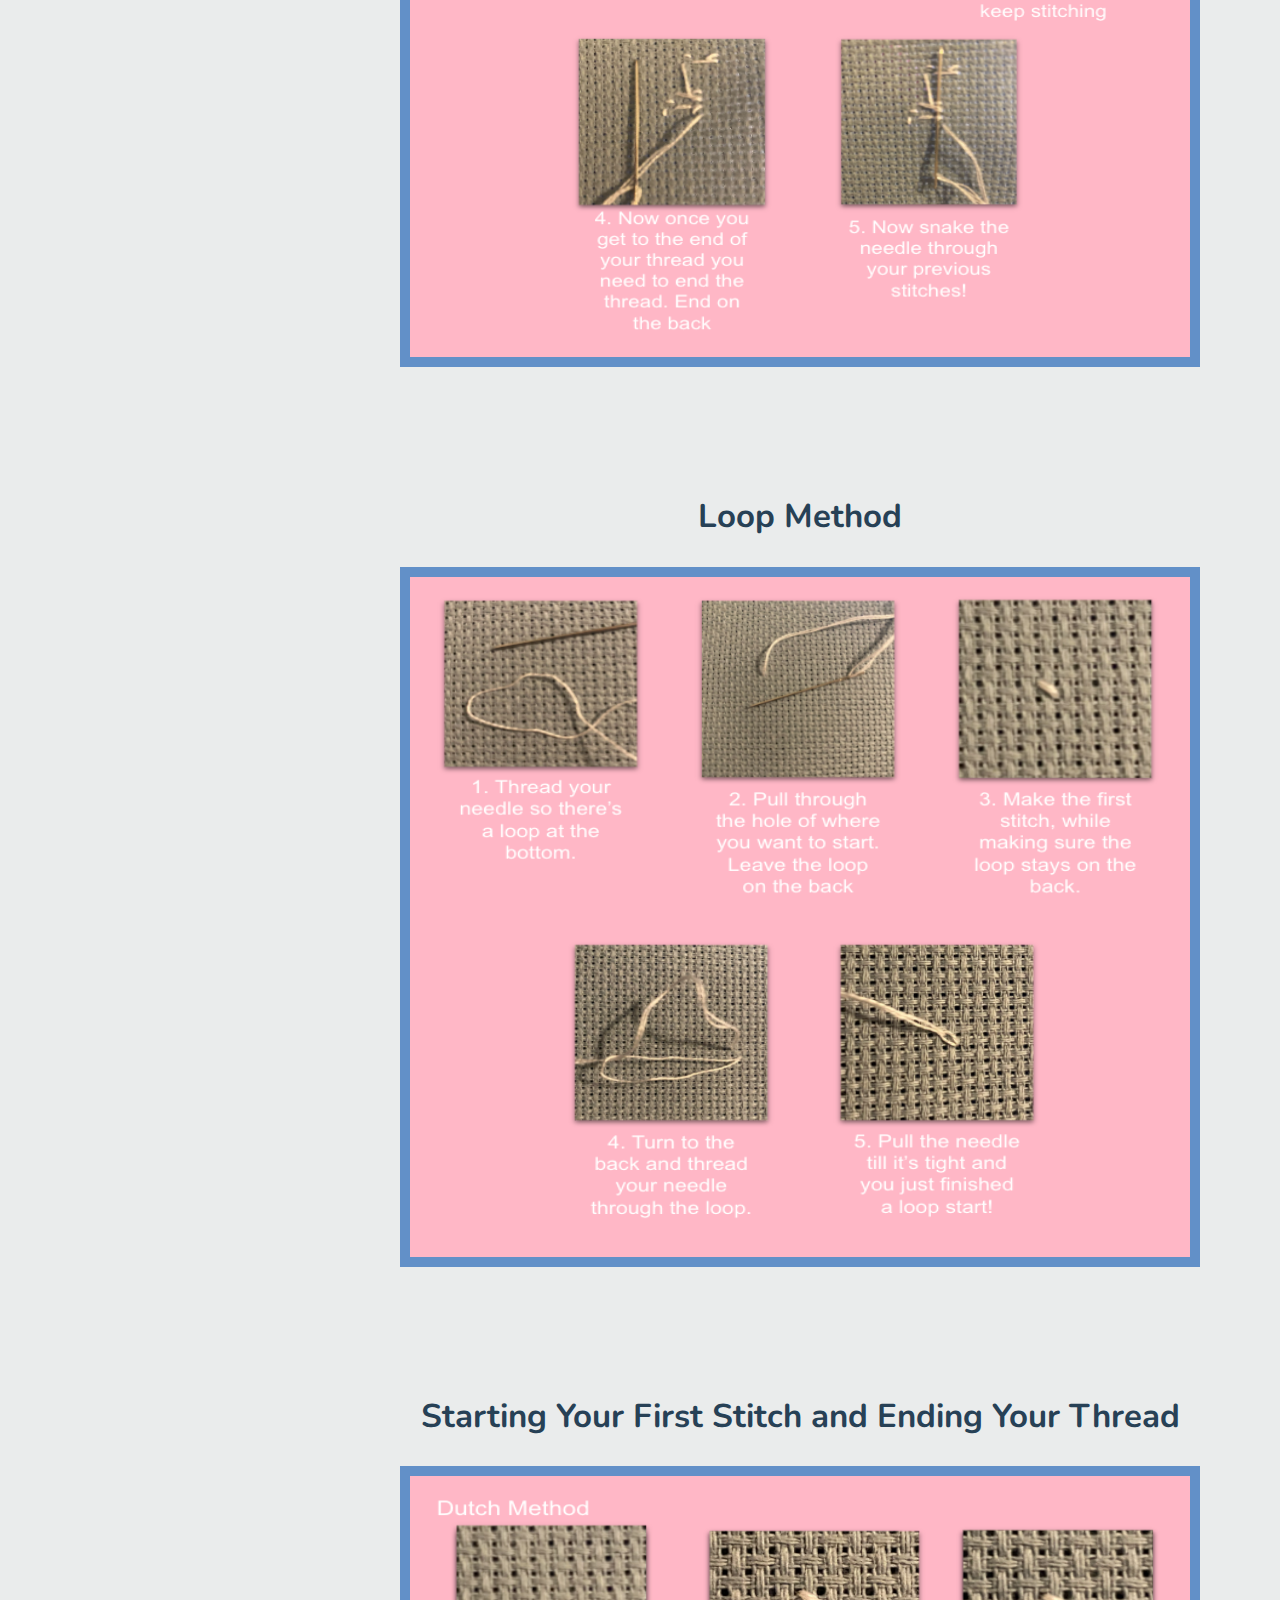
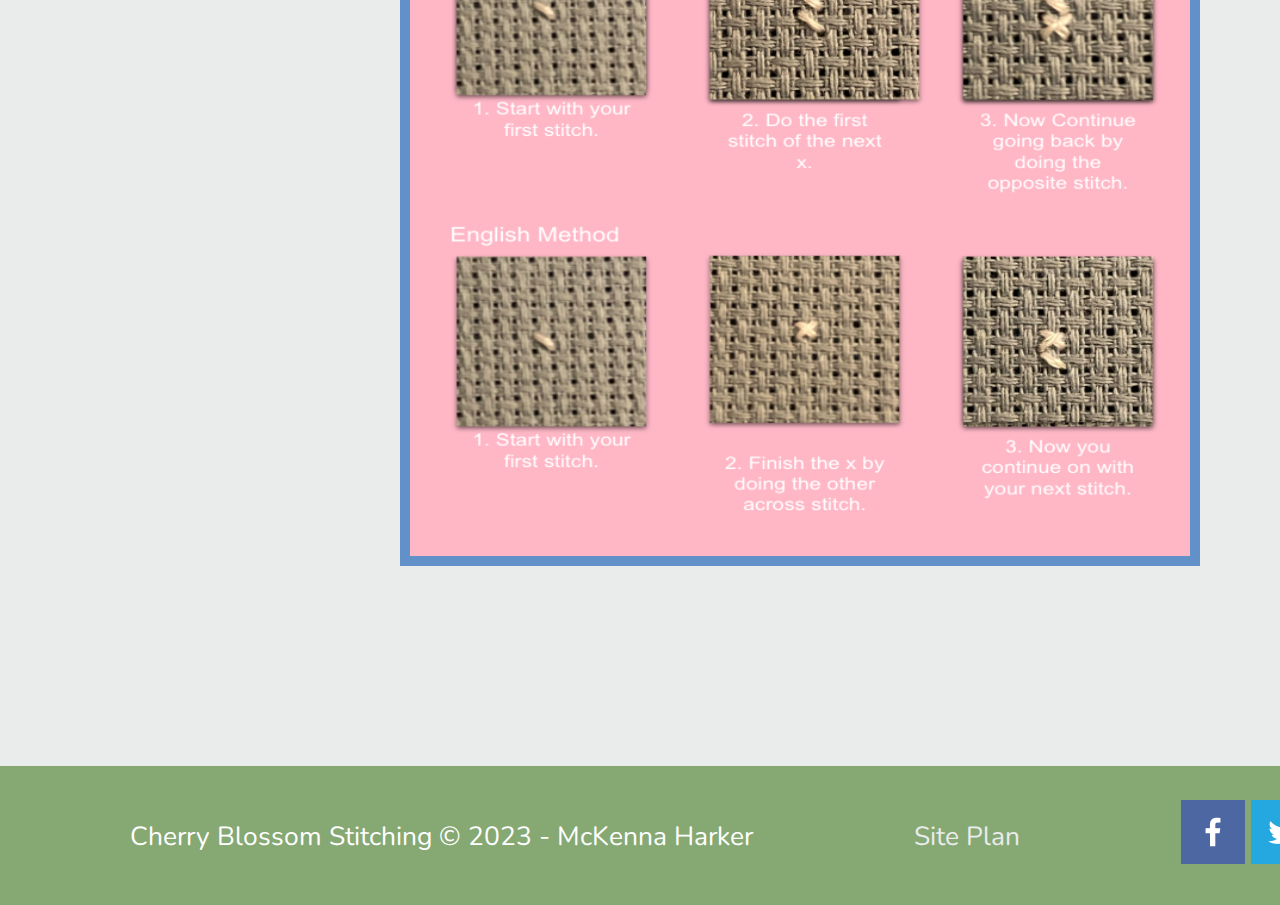
<file: crossstitch/tutorials_index.html>
<!DOCTYPE html>
<html lang="en">
<head>
    <meta charset="UTF-8">
    <meta http-equiv="X-UA-Compatible" content="IE=edge">
    <meta name="viewport" content="width=device-width, initial-scale=1.0">
    <link rel="stylesheet" href="styles/tutorials-styles.css">
    <title>Tutorials Page</title>
</head>
<body>
    <div id="content">
        <header>
            <a id="logo_link" href="index.html">
                <img class="logo" src="images/logo_only.jpg" alt="cherry blossom stitching logo">
            </a>
            <nav>
                <a href="index.html">Home</a>
                <a href="tutorials_index.html">Tutorials</a>
                <a href="wip_index.html">WIPs</a>
                <div class="topnav">
                    <input type="text" placeholder="Search..">
                    <link rel="stylesheet" href="styles/tutorials-styles.css">
                </div>
            </nav>
        </header>
        <main class="tutorials">
            <div id="hero">
                <div id="hero-box">
                <img id="hero-img" src="images/embroidery-tools.jpeg" width="1600" height="500" alt="Picture of embroidery floss">
                </div>
                <section id="hero-msg">
                    <h1 class="home-title">Tutorials</h1>
                </section>
            </div>
            <section class="tutorials">
                <h2>Table of Contents</h2>
                <menu id="tutorials">
                    <li><a href="#dutchandeng">1. Dutch and English Stitches</a></li>
                    <li><a href="#loop">2. Loop Method</a></li>
                    <li><a href="#start">3. Starting Your Frist Stitch and Ending Your Thread</a></li>
                </menu>
                <div id="dutchandeng">
                    <h2>Dutch and English Stitches</h2>
                    <img class="tutorial1" src="images/tutorial-1.jpg" alt="tutorial 1">
                </div>
                <div id="loop">
                    <h2>Loop Method</h2>
                    <img class="tutorial2" src="images/tutorial-2.jpg" alt="tutorial 2">
                </div>
                <div id="start">
                    <h2>Starting Your First Stitch and Ending Your Thread</h2>
                    <img class="tutorial3" src="images/tutorial-3.jpg" alt="tutorial 3">
                </div>
            </section>
            <footer> 
                <p>Cherry Blossom Stitching &copy; 2023 - McKenna Harker</p>
                <p><a href="site-plan.html">Site Plan</a></p>
                <div class="Social">
                    <a href="https://facebook.com" target="_blank">
                        <img src="images/facebook.png" alt="fb icon">
                    </a>
                    <a href="https://twitter.com" target="_blank">
                        <img src="images/twitter.png" alt="twitter icon">
                    </a>
                    <a href="https://instagram.com" target="_blank">
                        <img src="images/instagram.png" alt="instagram icon">
                    </a>
                    <a href="https://tiktok.com" target="_blank">
                        <img src="images/tiktok.png" alt="tiktok icon">
                    </a>
                </div> 
                </footer>
        </main>
    </div>    
</body>
</html>
</file>
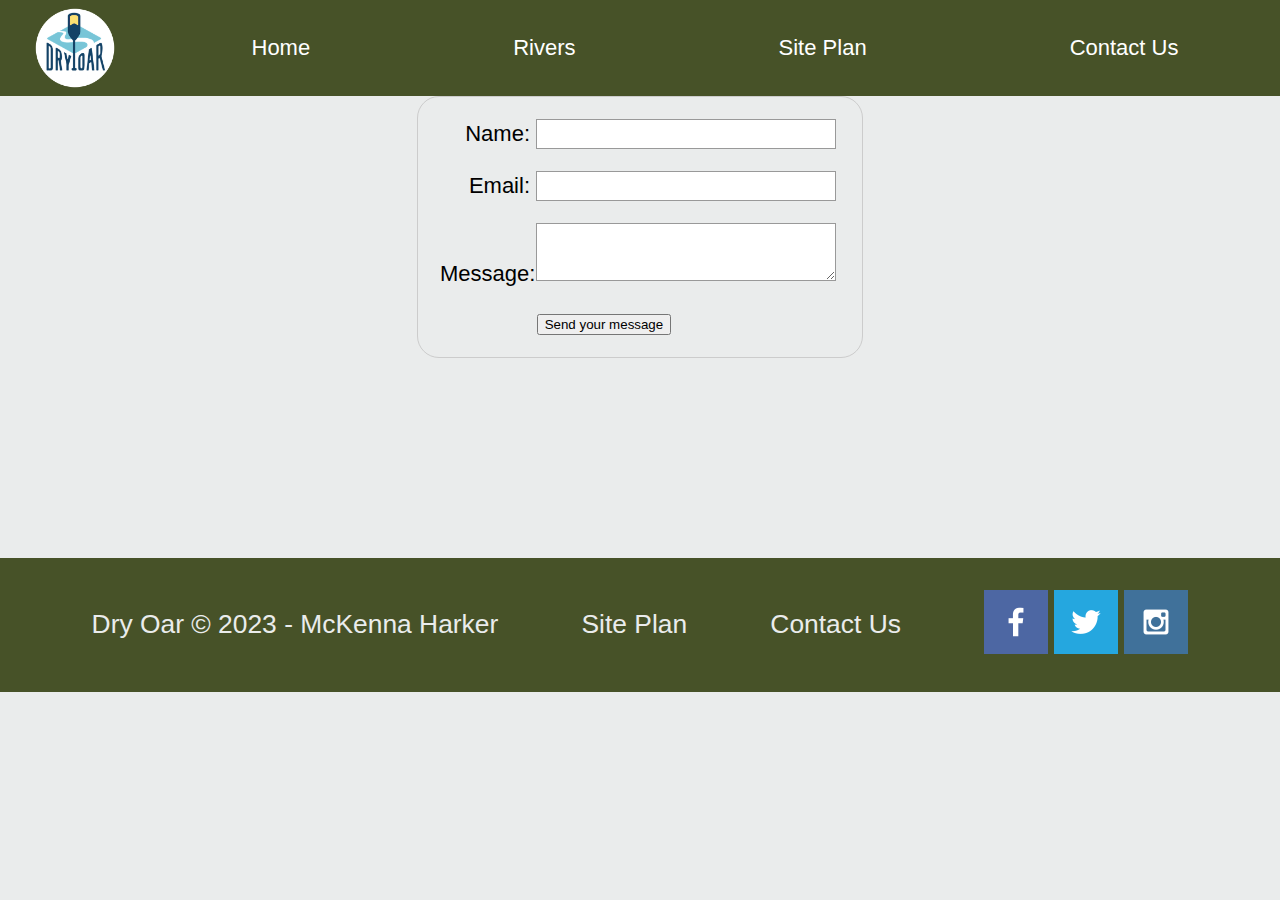
<file: wwr/contactus.html>
<!DOCTYPE html>
<html lang="en-US">
  <head>
    <meta charset="utf-8">
    <meta name="viewport" content="width=device-width">
    <title>Contact Us</title>
    <link rel="stylesheet" href="styles/style.css">
    <style>
        form{
            /* Center the form on the page*/
            margin: 0 auto;
            width: 400px;
            /* Form outline*/
            padding: 1em;
            border: 1px solid #ccc;
            border-radius: 1em;
        }

        ul{
            list-style: none;
            padding: 0;
            margin: 0;
        }

        form li + li{
            margin-top: 1em;
        }

        label{
            /* Uniform size & alignment */
            display: inline-block;
            width: 90px;
            text-align: right;
        }

        input,
        textarea{
            /* To make sure that all text fields have the same font settings
               By default, textareas have a monospace font */
            font: 1em sans-serif;

            /* Uniform text field size */
            width: 300px;
            box-sizing: border-box;

            /* Match form field borders */
            border: 1px solid #999;
        }

        input:focus,
        textarea:focus{
            /* Aign multiline text fields with their labels */
            vertical-align: top;

            /* Provide space to type some text */
            height: 53m;
        }

        .button {
            /* Align buttons with the text fields */
            padding-left: 90px; /* same size as the label elements */
        }

        button {
            /* This extra margin represent roughly the same space as the space
               between the labels and their text fields */
               margin-left: 0.5em;
        }

        #feedback {
            background-color: antiquewhite;
            position: absolute;
            top: 0;
            left: 0;
            right: 0;
            padding: .5em;
            /* make this element invisible until we are ready for it */
            display: none;
        }

        .moveDown{
            margin-top: 3em;
        }
    </style>
  
  <body>
    <header>
        <a id="logo_link" href="index.html">
            <img class="logo" src="images/logo.png" alt="Dry Oar Logo">
        </a>
        <nav>
            <a href="index.html">Home</a>
            <a href="page_2_index.html">Rivers</a>
            <a href="site-plan-rafting.html">Site Plan</a>
            <a href="contactus.html">Contact Us</a>
        </nav>
    </header>
    <div id="feedback">

    </div>
    <form action="/my-handling-form-page" method="post">
        <ul>
            <li>
              <label for="name">Name:</label>
              <input type="text" id="name" name="user_name" />
            </li>
            <li>
              <label for="mail">Email:</label>
              <input type="email" id="mail" name="user_email" />
            </li>
            <li>
              <label for="msg">Message:</label>
              <textarea id="msg" name="user_message"></textarea>
            </li>
            <li class="button">
                <button type="submit">Send your message</button>
            </li>
        </ul>
    </form>
    <script>
        // get the feedback div element so we can do something with it.
        const feedbackElement = document.getElementById('feedback');
        // get the form so we can read what was entered in it.
        const formElement = document.forms[0];
        // add a 'listener' to wait for a submission of our form. When that happens run the code below.
        formElement.addEventListener('submit', function(e) {
            // stop the form from doing the default action.
            e.preventDefault();
            // set the contents of our feedback element to a message letting the user know the form was submitted successfully. Notice that we pull the name that was entered in the form to personalize the message!
            feedbackElement.innerHTML = 'Hello '+ formElement.user_name.value +'! Thank you for your message. We will get back with you as soon as possible!';
            // make the feedback element visible.
            feedbackElement.style.display = "block";
            // add a class to move everything down so our message doesn't cover it.
            document.body.classList.toggle('moveDown');
        });
    </script>
    <footer>
        <p>Dry Oar &copy; 2023 - McKenna Harker</p>
        <p><a href="site-plan-rafting.html">Site Plan</a></p>
        <p><a href="contactus.html">Contact Us</a></p>
        <div class="Social">
            <a href="https://facebook.com" target="_blank">
                <img src="images/facebook.png" alt="fb icon">
            </a>
            <a href="https://twitter.com" target="_blank">
                <img src="images/twitter.png" alt="twitter icon">
            </a>
            <a href="https://instagram.com" target="_blank">
                <img src="images/instagram.png" alt="instagram icon">
            </a>
        </div>
    </footer>
  </body>
</html>
</file>
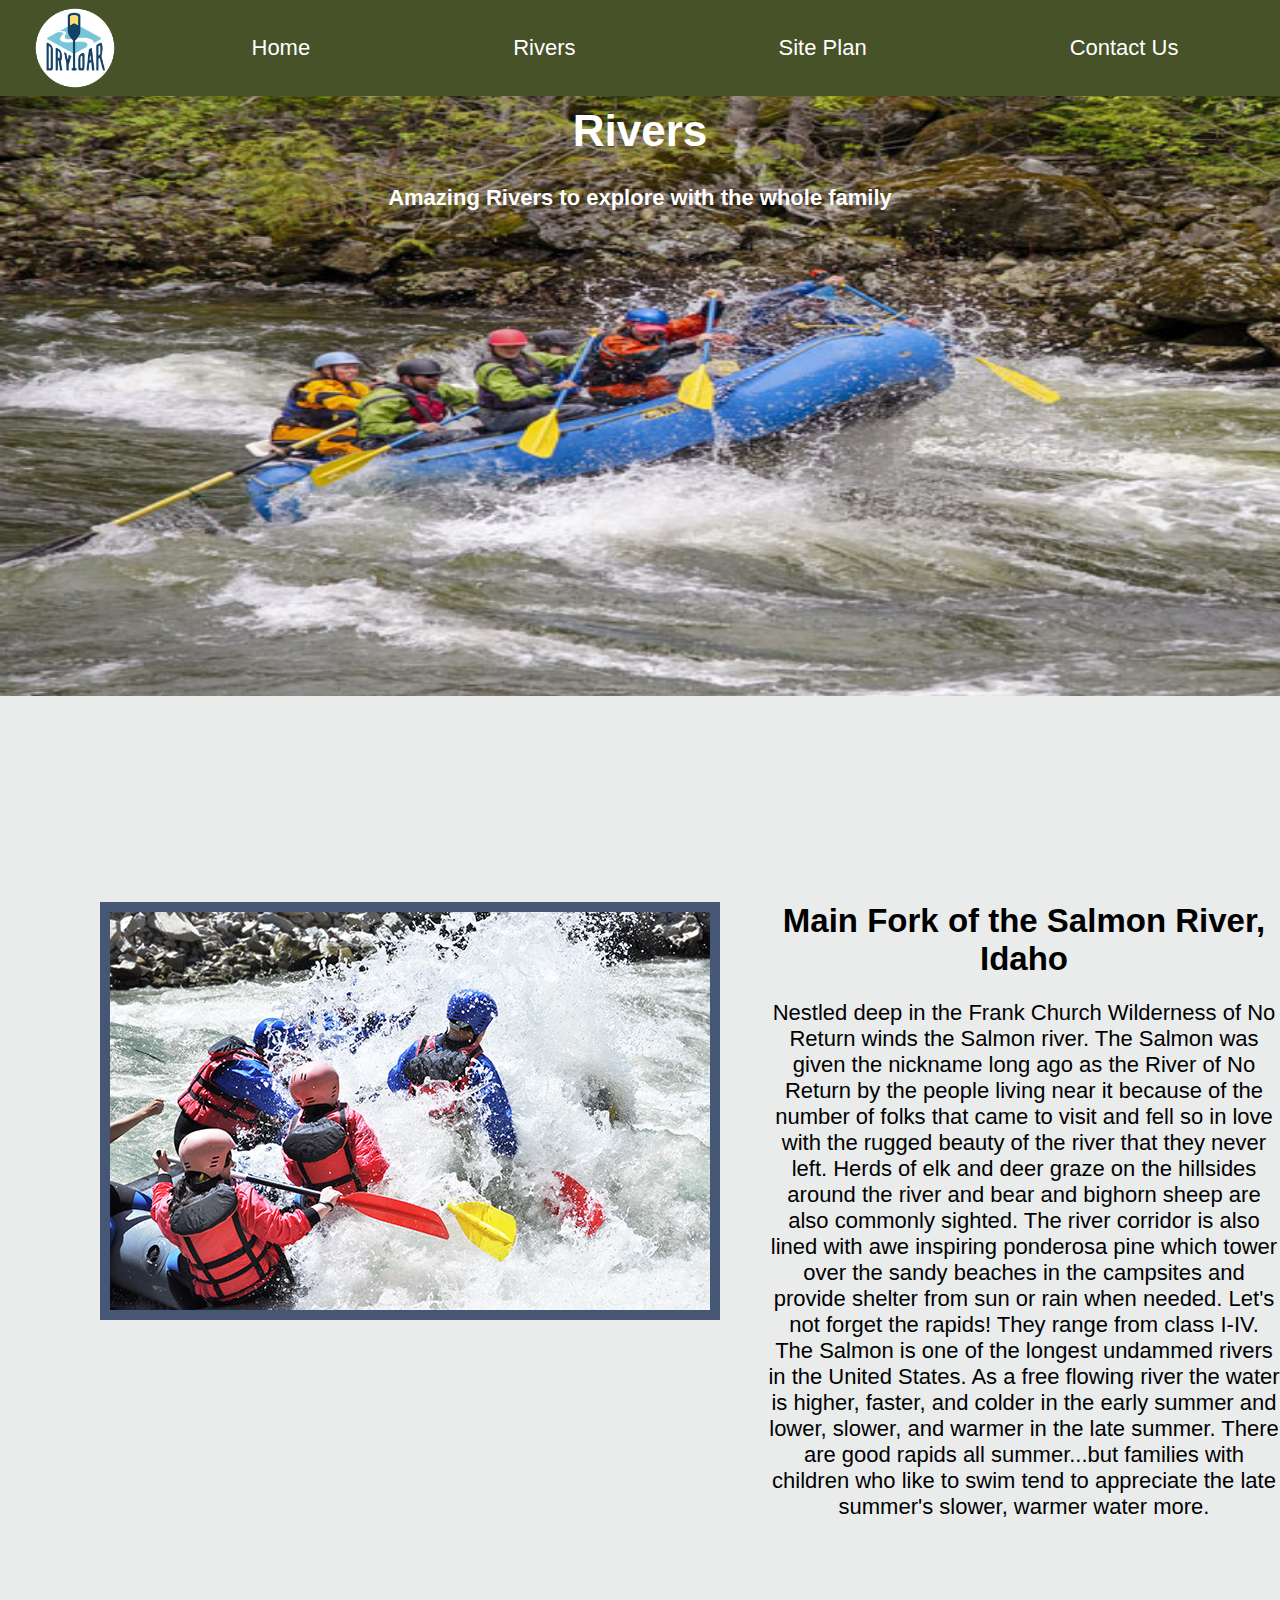
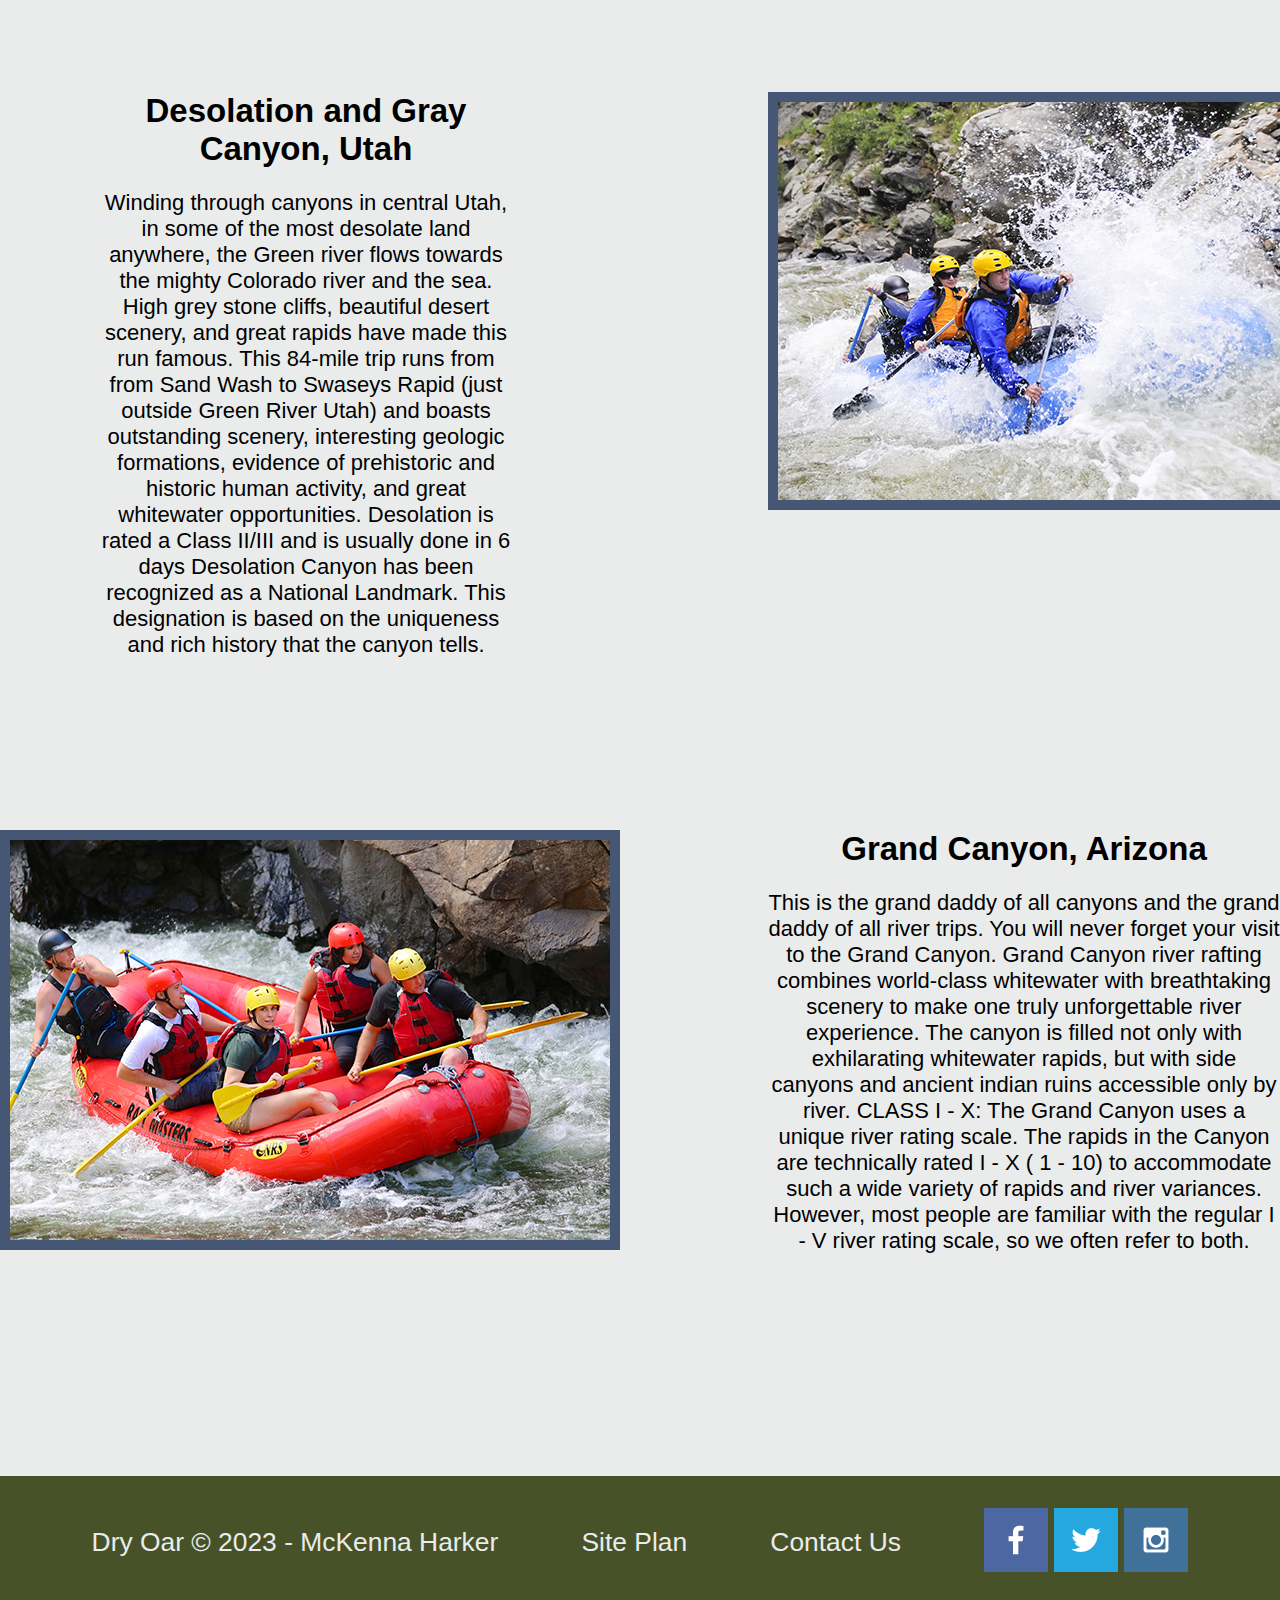
<file: wwr/page_2_index.html>
<!DOCTYPE html>
<html lang="en">
<head>
    <meta charset="UTF-8">
    <meta http-equiv="X-UA-Compatible" content="IE=edge">
    <meta name="viewport" content="width=device-width, initial-scale=1.0">
    <title>Rivers</title>
    <link rel="stylesheet" href="styles/page_2_style.css">
</head>
<body>
    <div id="content">
        <header>
            <a id="logo_link" href="index.html">
                <img class="logo" src="images/logo.png" alt="Dry Oar Logo">
            </a>
            <nav>
                <a href="index.html">Home</a>
                <a href="page_2_index.html">Rivers</a>
                <a href="site-plan-rafting.html">Site Plan</a>
                <a href="contactus.html">Contact Us</a>
            </nav>
        </header>
        <div id="hero">
            <div id="hero-box">
                <img id="hero-img" src="images/rapids.jpg" alt="river in the mountains">
            </div>
            <section id="hero-msg">
                <h1 class="home-title">Rivers</h1>
                <h4>Amazing Rivers to explore with the whole family</h4>
            </section>
        </div>              
        <main class="home-grid">
            <div id="mainfork">
                <img class="mainforkriver" src="images/rafting.jpg" alt="people at main fork river">
            </div>
            <section class="mainforkparagraph"> 
                <h2>Main Fork of the Salmon River, Idaho</h2>
                <p>Nestled deep in the Frank Church Wilderness of No Return winds the Salmon river. The Salmon was given the nickname long ago as the River of No Return by the people living near it because of the number of folks that came to visit and fell so in love with the rugged beauty of the river that they never left.

                    Herds of elk and deer graze on the hillsides around the river and bear and bighorn sheep are also commonly sighted. The river corridor is also lined with awe inspiring ponderosa pine which tower over the sandy beaches in the campsites and provide shelter from sun or rain when needed.

                    Let's not forget the rapids! They range from class I-IV. The Salmon is one of the longest undammed rivers in the United States. As a free flowing river the water is higher, faster, and colder in the early summer and lower, slower, and warmer in the late summer. There are good rapids all summer...but families with children who like to swim tend to appreciate the late summer's slower, warmer water more.
                </p>
            </section>    
            <div id="graycanyon">
                <img class="graycanyonriver" src="images/rafting2.jpg" alt="people at gray canyon river">
            </div>
            <section class ="graycanyonparagraph">
                <h2>Desolation and Gray Canyon, Utah</h2>
                <p>
                    Winding through canyons in central Utah, in some of the most desolate land anywhere, the Green river flows towards the mighty Colorado river and the sea. High grey stone cliffs, beautiful desert scenery, and great rapids have made this run famous. This 84-mile trip runs from from Sand Wash to Swaseys Rapid (just outside Green River Utah) and boasts outstanding scenery, interesting geologic formations, evidence of prehistoric and historic human activity, and great whitewater opportunities.

                    Desolation is rated a Class II/III and is usually done in 6 days

                    Desolation Canyon has been recognized as a National Landmark.  This designation is based on the uniqueness and rich history that the canyon tells.
                </p>
            </section>    
            <div id="grandcanyon">
                <img class="grandcanyonriver" src="images/rafting3.jpg" alt="people at grand canyon river">
            </div>
            <section class="grandcanyonparagraph">
                <h2>Grand Canyon, Arizona</h2>
                <p>
                    This is the grand daddy of all canyons and the grand daddy of all river trips. You will never forget your visit to the Grand Canyon.

                    Grand Canyon river rafting combines world-class whitewater with breathtaking scenery to make one truly unforgettable river experience. The canyon is filled not only with exhilarating whitewater rapids, but with side canyons and ancient indian ruins accessible only by river.

                    CLASS I - X: The Grand Canyon uses a unique river rating scale. The rapids in the Canyon are technically rated I - X ( 1 - 10) to accommodate such a wide variety of rapids and river variances. However, most people are familiar with the regular I - V river rating scale, so we often refer to both.
            </section>    
        </main>
        <footer>
            <p>Dry Oar &copy; 2023 - McKenna Harker</p>
            <p><a href="site-plan-rafting.html">Site Plan</a></p>
            <p><a href="contactus.html">Contact Us</a></p>
            <div class="Social">
                <a href="https://facebook.com" target="_blank">
                    <img src="images/facebook.png" alt="fb icon">
                </a>
                <a href="https://twitter.com" target="_blank">
                    <img src="images/twitter.png" alt="twitter icon">
                </a>
                <a href="https://instagram.com" target="_blank">
                    <img src="images/instagram.png" alt="instagram icon">
                </a>
            </div>
        </footer>
    </div>
</body>
</html>
</file>
<file: wwr/styles/style.css>
@import url('https://fonts.googleapis.com/css2?family=Mulish&family=Permanent+Marker&display=swap');

.home-title{
    color: #475228;
    font-family: 'Permanent Marker', 'Bradley Hand', sans-serif;
    font-size: 2em;
    margin-top: 10px;
}



#content{
    max-width: 1600px;
    margin: 0 auto;
}

#hero {
    display: grid;
    grid-template-columns: 1fr 3fr 1fr;
    margin-top: -100px;
}

#hero-box{
    grid-column: 1/4;
    grid-row: 1/3;
    z-index: -1;
}

#hero-img{
    width: 100%;
}

#logo_link{
    padding-top: 5px;
    justify-self: center;
    align-self: center;
}

nav a{
    text-align: center;
    color: white;
    text-decoration: none;
    padding: 35px;
}

#hero-msg{
    grid-column: 2/3;
    grid-row: 1/2;
    margin-top: 100px;
    
}
#hero-msg h1, #hero-msg h4{
    text-align: center;
    color: white;
    
}

.button-box{
    text-align: center;
}

main section{
    text-align: center;
}

#background{
    height: 725px;
    background-color: #465775;
    grid-column: 1/11;
    grid-row: 4/9;
}

body{
    background-color: #EAECEC;
    font-family: Helvetica, Arial, sans-serif;
    font-size: 22px;
    margin: 0;
    padding: 0;
}

h2{
    margin: 0;
}

header{
    background-color: #475228;
    display: grid;
    grid-template-columns: 150px auto;
}

nav a:hover{
    background-color: #7E8B56;
}

nav {
    display: flex;
    justify-content: space-around;
}
.logo{
    width: 80px;
}

.book, .join{
    background-color: #475228;
    color: white;
    text-decoration: none;
    font-size: 18px;
    padding: 15px 30px;
    margin-top: 50px;
    border-radius: 5px;
}
.book:hover, .join:hover{
    color: #EAECEC;
}

.card-img{
    border: 10px solid #465775;
    transition: transform .5s;
    box-shadow: 5px 5px 10px #6f7364;

}

.card-img:hover{
    opacity: .6;
    transform: scale(1.1);
}

.card-img, .mountains{
    width: 100%;
}

main section img{
    box-sizing: border-box;
}

.msg{
    background-color: #7E8B56;
    line-height: 1.5em;
    grid-column: 6/10;
    grid-row: 6/7;
    box-shadow: 5px 5px 10px #6f7364;
}

.msg h2{
    color: #475228;
}

.msg p{
    color: #EAECEC;
    font-size: .8em;
    padding-bottom: 15px;

}

footer{
    background-color: #475228;
    color: #EAECEC;
    padding: 25px 50px;
    margin-top: 200px;
    display: flex;
    justify-content: space-around;
    align-items: center;
}

footer a{
    color: #EAECEC;
    text-decoration: none;
}

footer a:hover{
    color: #7E8B56
}

footer p {
    font-size: 1.2em;
}

footer p a:hover{
    text-decoration: underline;
}

footer .social img{
    padding-top: 15px;
}
h4{
    color: #7E8B56;
}

.icon{
    width: 80px;
    padding-top: 10px;
    
}

.rivers-card, .camping-card, .rapids-card{
    margin: 200px 0;

}

.home-grid{
    display: grid;
    grid-template-columns: repeat(10, 1fr);
}

.rivers-card{
    grid-column: 2/4;
    grid-row: 2/3;
}

.camping-card{
    grid-column: 5/7;
    grid-row: 2/3;
}

.rapids-card{
    grid-column: 8/10;
    grid-row: 2/3;
}

.mountains{
    width: 100%;
    grid-column: 2/7;
    grid-row: 5/8;
    box-shadow: 5px 5px 10px #6f7364;
}

@media screen and (max-width: 900px) {
    #hero, .home-grid {
        display: block;
        height: auto;
    }
    nav, footer {
        flex-direction: column;
    }
    nav a {
        display: block;
        padding: 15px;
    }
    #hero {
        margin-top: 0;
    }
    #hero-msg {
        margin-top: 0;
    }
    #hero-msg h4 {
        display: none;
    }
    .home-title {
        font-size: 25px;
        color: #6f7364;
    }
    .rivers-card, .camping-card, .rapids-card { 
        margin: 50px auto;
        width: 60%;
    }
    #background {
        display: none;
    }
    .mountains, .msg {
        width: 80%;
        display: block;
        margin: 0 auto;
    }
    footer {
        margin-top: 25px;
    }
}
</file>
<file: positionstyles.css>
/* CSS - Name: "positionstyles.css" */
/* Activity 1 styles */
.content1 {
  /* This is the parent of the activity 1 boxes. */
  display: grid;
  grid-template-columns: 1fr 1fr;
  justify-items: center;
  gap: 20px;
}
.red1 { 
  width: 100%; 
  height: 100px; 
  background-color: red;
  grid-column: 1/3; 

} 
.green1 {
  width: 200px; 
  height: 200px; 
  background-color: green; 

} 
.yellow1 {
  width: 200px; 
  height: 200px; 
  background-color: gold; 
} 
.blue1 {
  width: 100%; 
  height: 100px; 
  background-color: blue;
  grid-column: 1/3; 
} 
/* Activity 2 styles */ 

.red2 {
  width: 100px; 
  height: 100px; 
  background-color: red; 
} 
.green2 { 
  width: 100px; 
  height: 100px; 
  background-color: green;
  margin-left: 50px;
  margin-top: -50px;
} 
.yellow2 {
  width: 100px; 
  height: 100px; 
  background-color: gold;
  margin-left: 100px;
  margin-top: -50px;
} 
.blue2 {
  width: 100px; 
  height: 100px; 
  background-color: blue;
  margin-left: 150px;
  margin-top: -50px; 
} 
/* Activity 3 styles */ 
.content3 {
  /* This is the parent of the activity 3 boxes. */
  display: grid;
  grid-template-columns: 100px 100px ;
  grid-column-gap: 25px;

}
.red3 {
width: 100%; 
height: 50px; 
background-color: red;
grid-column: 1/3; 
} 
.green3 {
width: 100px; 
height: 100px; 
background-color: green;
grid-column: 1/2;
} 
.yellow3 {
width: 100px; 
height: 100px; 
background-color: gold; 
} 
.blue3 {
width: 100%;
height: 50px; 
background-color: blue;
grid-column: 1/3; 
} 
/* Activity 4 styles */ 
.content4 {
  /* This is the parent of the activity 4 boxes. */
  height: 400px;
  display: grid;
  grid-template-columns: 100px 100px 100px 100px;
  grid-template-rows: 100px 100px 100px ;
}
.red4 {
width: 100%; 
height: 300px; 
background-color: red;
grid-column: 1/3;
grid-row: 1/4;
} 
.green4 {
width: 100%; 
height: 100px; 
background-color: green;
grid-column: 3/5;
grid-row: 1/2;
} 
.yellow4 {
width: 100%; 
height: 100px; 
background-color: gold;
grid-column: 3/5;
grid-row: 2/3;
} 
.blue4 {
width: 100%; 
height: 100px; 
background-color: blue;
grid-column: 3/5;
grid-row: 3/4;
} 
/* Activity 5 styles */ 
.content5 {
  /* This is the parent of the activity 5 boxes. */
  height: 400px;
}
.red5 { 
  width: 100%; 
  height: 100px; 
  background-color: red; 
} 
.green5 { 
  width: 180px; 
  height: 180px; 
  background-color: green; 
  float: left;
} 
.yellow5 {
  width: 100%; 
  height: 200px; 
  background-color: gold;

} 
.blue5 {
  width: 100%; 
  height: 100px; 
  background-color: blue; 
} 
/* Activity 6 styles */ 
.content6 {
  /* This is the parent of the activity 6 boxes. */
  display: grid;
  grid-template-columns: 100px 100px 100px 100px 100px 100px;
  grid-template-rows: 100px 100px 100px 100px 100px;
}
.red6 {
  width: 100%; 
  height: 200px; 
  background-color: red;
  grid-column: 1/5;
  grid-row: 1/3;
  
} 
.green6 {
  width: 100%; 
  height: 200px; 
  background-color: green;
  grid-column: 1/3;
  grid-row: 5/7;
  z-index: 1; 
} 
.yellow6 {
  width: 100%; 
  height: 400px; 
  background-color: gold;
  grid-column: 5/7;
  grid-row: 3/7; 
  z-index: 1;
} 
.blue6 {
  width: 100%; 
  height: 400px; 
  background-color: blue;
  grid-column: 2/6;
  grid-row: 2/6; 
} 


/* Do not make any changes below here */
.activity {
  width: 70%; 
  margin: 20px auto; 
  font-family: Arial, sans-serif; 
  border: 1px solid black; 
  padding: 10px; 
  clear:both; 
  overflow: auto;
} 

.hint {
  border: 1px solid grey;
  background: #e0e0e0;
  padding: .5em;
  position: relative;
  margin: 1em 0;
}
.hint h3 {
  margin: 0;
}
.hint:hover {
  background: #d0d0d0;
}
.hint > div {
  display: none;
}

.hint input[type=checkbox] {
  position: absolute;
  width: 100%;
  height: 100%;
  opacity: 0;
  z-index: 1;
  cursor: pointer;
}

.hint input[type=checkbox]:checked ~ div {
  display: block;
}

.hint i {
  position: absolute;
  transform: translate(-6px, 0);
  margin-top: 16px;
  right: 10px;
  top: -3px;
}
.hint i:before, .hint i:after {
  content: "";
  position: absolute;
  background-color: black;
  width: 3px;
  height: 9px;
}
.hint i:before {
  transform: translate(2px, 0) rotate(45deg);
}
.hint i:after {
  transform: translate(-2px, 0) rotate(-45deg);
}

.hint input[type=checkbox]:checked ~ i:before {
  transform: translate(-2px, 0) rotate(45deg);
}
.hint input[type=checkbox]:checked ~ i:after {
  transform: translate(2px, 0) rotate(-45deg);
}
.hint a {
  position: relative;
  z-index: 1;
}
</file>
<file: crossstitch/styles/site-plan.css>
/* if you are using any Google fonts change the font names below to your fonts. 
Any spaces in your font name should be replaced with a +. 
Fonts are separated by a | */
@import url('https://fonts.googleapis.com/css2?family=Cherry+Swash&family=Nunito&display=swap');
:root {
  /* change the values below to your colors from your palette */
  --primary-color: #FFB7C5   ;
  --secondary-color: #86A873 ;
  --accent1-color: #274156;
  --accent2-color: #6290C8;

  /* change the values below to your chosen font(s) */
  --heading-font: "Cherry Swash";
  --paragraph-font: 'Nunito', Helvetica, sans-serif;

  /* these colors below should be chosen from among your palette colors above */
  --headline-color-on-white: #274156;  /* headlines on a white background */ 
  --headline-color-on-color: white; /* headlines on a colored background */ 
  --paragraph-color-on-white: #86A873; /* paragraph text on a white background */ 
  --paragraph-color-on-color: white; /* paragraph text on a colored background */ 
  --paragraph-background-color: #FFB7C5  ;
  --nav-link-color: #274156;
  --nav-background-color: #86A873;
  --nav-hover-link-color: white;
  --nav-hover-background-color: #6290C8;
}


/*  Look around below...but DON'T CHANGE ANYTHING! */

body {
  max-width: 1200px;
  margin: 0 auto;
  padding: 4em;
  font-size: 18px;
  text-align: center;
}
img {
  display: block;
  margin: 0 auto;
}
h1, h2, h3, h4, h5, h6 {
  font-family: var(--heading-font);
  color: var(--headline-color-on-white);
}
h2 {
  text-align: center;
}
hr {
  height: 3px;
  margin: 35px 0;
  background: var(--accent1-color);
}
header {
  padding: 1em;
  text-align: center;
  color: var(--headline-color-on-color);
  background-color: var(--paragraph-background-color);
}
header > h1, header > h2 {
  color: var(--headline-color-on-color);
}

p {
  font-family: var(--paragraph-font);
  color: var(--paragraph-color-on-white);
  padding: 1em;
}
.colors {
  width: 100%;
  min-width: 350px;
  margin: 30px auto;
  text-align: center;
}
.colors th {
  background-color: #999;
}
.colors td{
  width: 25%;
  height: 3em;
}

.primary {
  background-color: var(--primary-color);
}
.secondary {
  background-color: var(--secondary-color);
}
.accent1 {
  background-color: var(--accent1-color);
}
.accent2{
  background-color: var(--accent2-color);
}

p.colored {
  background-color: var(--paragraph-background-color);
  color: var(--paragraph-color-on-color);
}

nav {
  background-color: var(--nav-background-color);
  line-height: 3em;
  text-align: center;
  font-size: 1.2em;
}
nav  {
  list-style-type: none;
  display: flex;

}
nav a {
  padding:1em;
  min-width: 120px;
  text-decoration: none;
  padding: 10px;

}
nav a:link, nav a:visited {
  color: var(--nav-link-color);
}
nav a:hover {
  color: var(--nav-hover-link-color);
  background-color: var(--nav-hover-background-color);
}

.sitemap {
  display: grid;
  justify-content: center;

  grid-template-columns: repeat(6, 15%);
  grid-template-rows: 3em 1.5em 1.5em 3em;
  grid-template-areas: ". . home home . ."
    ". . . top . ."
    ". left left right right ."
    "page2 page2 . . page3 page3";
}
.sitemap > div {

  text-align: center;

}
.sm-home {
  grid-area: home;
  background-color: #ccc;
  line-height: 3em;
}
.sm-page2 {
  grid-area: page2;
  background-color: #ccc;
  line-height: 3em;
}
.sm-page3 {
  grid-area: page3;
  background-color: #ccc;
  line-height: 3em;
}

.top {
  grid-area: top;
  border-left: 1px solid;
}

.left {
  grid-area: left;
  border-top: 1px solid;
  border-left: 1px solid;
}

.right {
  grid-area: right;
  border-top: 1px solid;
  border-right: 1px solid;
}

img{
  max-width: 300px;
}
</file>
<file: crossstitch/styles/tutorials-styles.css>
@import url('https://fonts.googleapis.com/css2?family=Cherry+Swash&family=Nunito&display=swap');
.home-title{
    color: #ffb7c5;
    font-family: 'Cherry Swash', 'Bradley Hand', sans-serif;
    font-size: 2em;
    margin-top: 10px;
}



#content{
    max-width: 1600px;
    margin: 0 auto;
}

#hero{
    display: grid;

}



#hero-msg {
    text-align: center;
    padding-bottom: 50px;
    
}

.home-title{
    color: #6290C8;
}
#logo_link{
    padding-top: 5px;
    justify-self: center;
    align-self: center;
}

nav a{
    text-align: center;
    color: white;
    text-decoration: none;
    padding: 35px;
}

.hero-img{
    width: 100%;
}

body{
    display: grid;
    background-color: #EAECEC;
    font-family: "Nunito", Arial, sans-serif;
    font-size: 22px;
    margin: 0;
    padding: 0;
}

header{
    background-color: #86A873;
    display: grid;
    grid-template-columns: 150px auto;
}

nav a:hover{
    background-color: #6290C8;
}

nav {
    display: flex;
    justify-content: space-around;
}
.logo{
    width: 80px;
}

main section img{
    box-sizing: border-box;
}

.msg{
    background-color: #7E8B56;
    line-height: 1.5em;
    grid-column: 6/10;
    grid-row: 6/7;
    box-shadow: 5px 5px 10px #6f7364;
}

#links{
    text-align: center;
    justify-self: center;
}

li{
    text-align: center;

}

#dutchandeng{
    padding-top: 200px;
}

#loop{
    padding-top: 100px;
}

#start{
    padding-top: 100px;
}

footer{
    background-color: #86A873;
    color: #EAECEC;
    padding: 25px 50px;
    margin-top: 200px;
    display: flex;
    justify-content: space-around;
    align-items: center;
}

footer a{
    color: #EAECEC;
    text-decoration: none;
}

footer a:hover{
    color: #6290C8
}

footer p {
    font-size: 1.2em;
    color: white;
}

footer p a:hover{
    text-decoration: underline;
}

footer .social img{
    padding-top: 15px;
}

.icon{
    width: 80px;
    padding-top: 10px;
    
}
.tutorial1, .tutorial2, .tutorial3{
    height: 700px;
    display: block;
    margin-left: auto;
    margin-right: auto;
    width: 50%;
    border: 10px solid #6290C8;
}



.start{
    padding-top: 100px;
}
p{
    color: #86A873;
    font-size: 1.5em;
}

h2{
    color: #274156;
    text-align: center;
}
  
/* Add a black background color to the top navigation bar */
.topnav {
    overflow: hidden;

  }
  
  /* Style the links inside the navigation bar */
  .topnav a {
    float: left;
    display: block;
    color: black;
    text-align: center;
    padding: 14px 16px;
    text-decoration: none;
    font-size: 17px;
  }
  
  /* Change the color of links on hover */
  .topnav a:hover {
    background-color: #ddd;
    color: black;
  }
  
  /* Style the "active" element to highlight the current page */
  .topnav a.active {
    background-color: #2196F3;
    color: white;
  }
  
  /* Style the search box inside the navigation bar */
  .topnav input[type=text] {
    float: right;
    padding: 6px;
    border: none;
    margin-top: 8px;
    margin-right: 16px;
    font-size: 17px;
  }
  

    



@media screen and (max-width: 900px) {
    #hero, .home-grid {
        display: block;
        height: auto;
    }
    nav, footer {
        flex-direction: column;
    }
    nav a {
        display: block;
        padding: 15px;
    }
    #hero {
        margin-top: 0;
    }
    #hero-msg {
        margin-top: 0;
    }
    #hero-msg h4 {
        display: none;
    }
    .home-title {
        font-size: 25px;
        color: #6f7364;
    }
    #background {
        display: none;
    }
    footer {
        margin-top: 25px;
    }
    .topnav a, .topnav input[type=text] {
        float: none;
        display: block;
        text-align: left;
        width: 100%;
        margin: 0;
        padding: 14px;
      }
      .topnav input[type=text] {
        border: 1px solid #ccc;
      }
      .topnav a, .topnav input[type=text] {
        float: none;
        display: block;
        text-align: left;
        width: 100%;
        margin: 0;
        padding: 14px;
      }
      .topnav input[type=text] {
        border: 1px solid #ccc;
      }
    }
</file>
<file: wwr/styles/page_2_style.css>
@import url('https://fonts.googleapis.com/css2?family=Mulish&family=Permanent+Marker&display=swap');

.home-title{
    color: #475228;
    font-family: 'Permanent Marker', 'Bradley Hand', sans-serif;
    font-size: 2em;
    margin-top: 10px;
}



#content{
    max-width: 1600px;
    margin: 0 auto;
}

#hero {
    display: grid;
    grid-template-columns: 1fr 3fr 1fr;
    margin-top: -100px;
}

#hero-box{
    grid-column: 1/4;
    grid-row: 1/3;
    z-index: -1;
}

#hero-img{
    width: 100%;
    height: 700px;
    padding-bottom: 200px;

    
}

#logo_link{
    padding-top: 5px;
    justify-self: center;
    align-self: center;
}

nav a{
    text-align: center;
    color: white;
    text-decoration: none;
    padding: 35px;
}

#hero-msg{
    grid-column: 2/3;
    grid-row: 1/2;
    margin-top: 100px;
    
}
#hero-msg h1, #hero-msg h4{
    text-align: center;
    color: white;
    
}



main section{
    text-align: center;
}

#background{
    height: 725px;
    background-color: #465775;
    grid-column: 1/11;
    grid-row: 4/9;
}

body{
    display: grid;
    background-color: #EAECEC;
    font-family: Helvetica, Arial, sans-serif;
    font-size: 22px;
    margin: 0;
    padding: 0;
}

h2{
    margin: 0;
}

header{
    background-color: #475228;
    display: grid;
    grid-template-columns: 150px auto;
}

nav a:hover{
    background-color: #7E8B56;
}

nav {
    display: flex;
    justify-content: space-around;
}
.logo{
    width: 80px;
}

main section img{
    box-sizing: border-box;
}

.msg{
    background-color: #7E8B56;
    line-height: 1.5em;
    grid-column: 6/10;
    grid-row: 6/7;
    box-shadow: 5px 5px 10px #6f7364;
}

.msg h2{
    color: #475228;
}

.msg p{
    color: #EAECEC;
    font-size: .8em;
    padding-bottom: 15px;

}

footer{
    background-color: #475228;
    color: #EAECEC;
    padding: 25px 50px;
    margin-top: 200px;
    display: flex;
    justify-content: space-around;
    align-items: center;
}

footer a{
    color: #EAECEC;
    text-decoration: none;
}

footer a:hover{
    color: #7E8B56
}

footer p {
    font-size: 1.2em;
}

footer p a:hover{
    text-decoration: underline;
}

footer .social img{
    padding-top: 15px;
}
h4{
    color: #7E8B56;
}

.icon{
    width: 80px;
    padding-top: 10px;
    
}



.home-grid{
    display: grid;
    grid-template-columns: repeat(10, 1fr);
}

#mainfork{
    padding-left: 100px;
    grid-column: 1/3;
    grid-row: 1/4;
    
}

.mainforkparagraph{
    grid-column: 7/11;
    grid-row: 1/2
}

.mainforkriver{
    border: 10px solid #465775;
}


#graycanyon{
    grid-column: 7/11;
    grid-row: 7/8;
    padding-top: 150px;

}

.graycanyonparagraph{
    padding-top: 150px;
    padding-left: 100px;
    grid-column: 1/5;
    grid-row: 7/8;
}

.graycanyonriver{
    border: 10px solid #465775;
}


#grandcanyon{
    grid-column: 1/5;
    grid-row: 9/11;
    padding-top: 150px;
}

.grandcanyonparagraph{
    grid-column: 7/11;
    grid-row: 9/11;
    padding-top: 150px;
}

.grandcanyonriver{
    border: 10px solid #465775;
}






@media screen and (max-width: 900px) {
    #hero, .home-grid {
        display: block;
        height: auto;
    }
    nav, footer {
        flex-direction: column;
    }
    nav a {
        display: block;
        padding: 15px;
    }
    #hero {
        margin-top: 0;
    }
    #hero-msg {
        margin-top: 0;
    }
    #hero-msg h4 {
        display: none;
    }
    .home-title {
        font-size: 25px;
        color: #6f7364;
    }
    #background {
        display: none;
    }
    footer {
        margin-top: 25px;
    }
}
</file>
